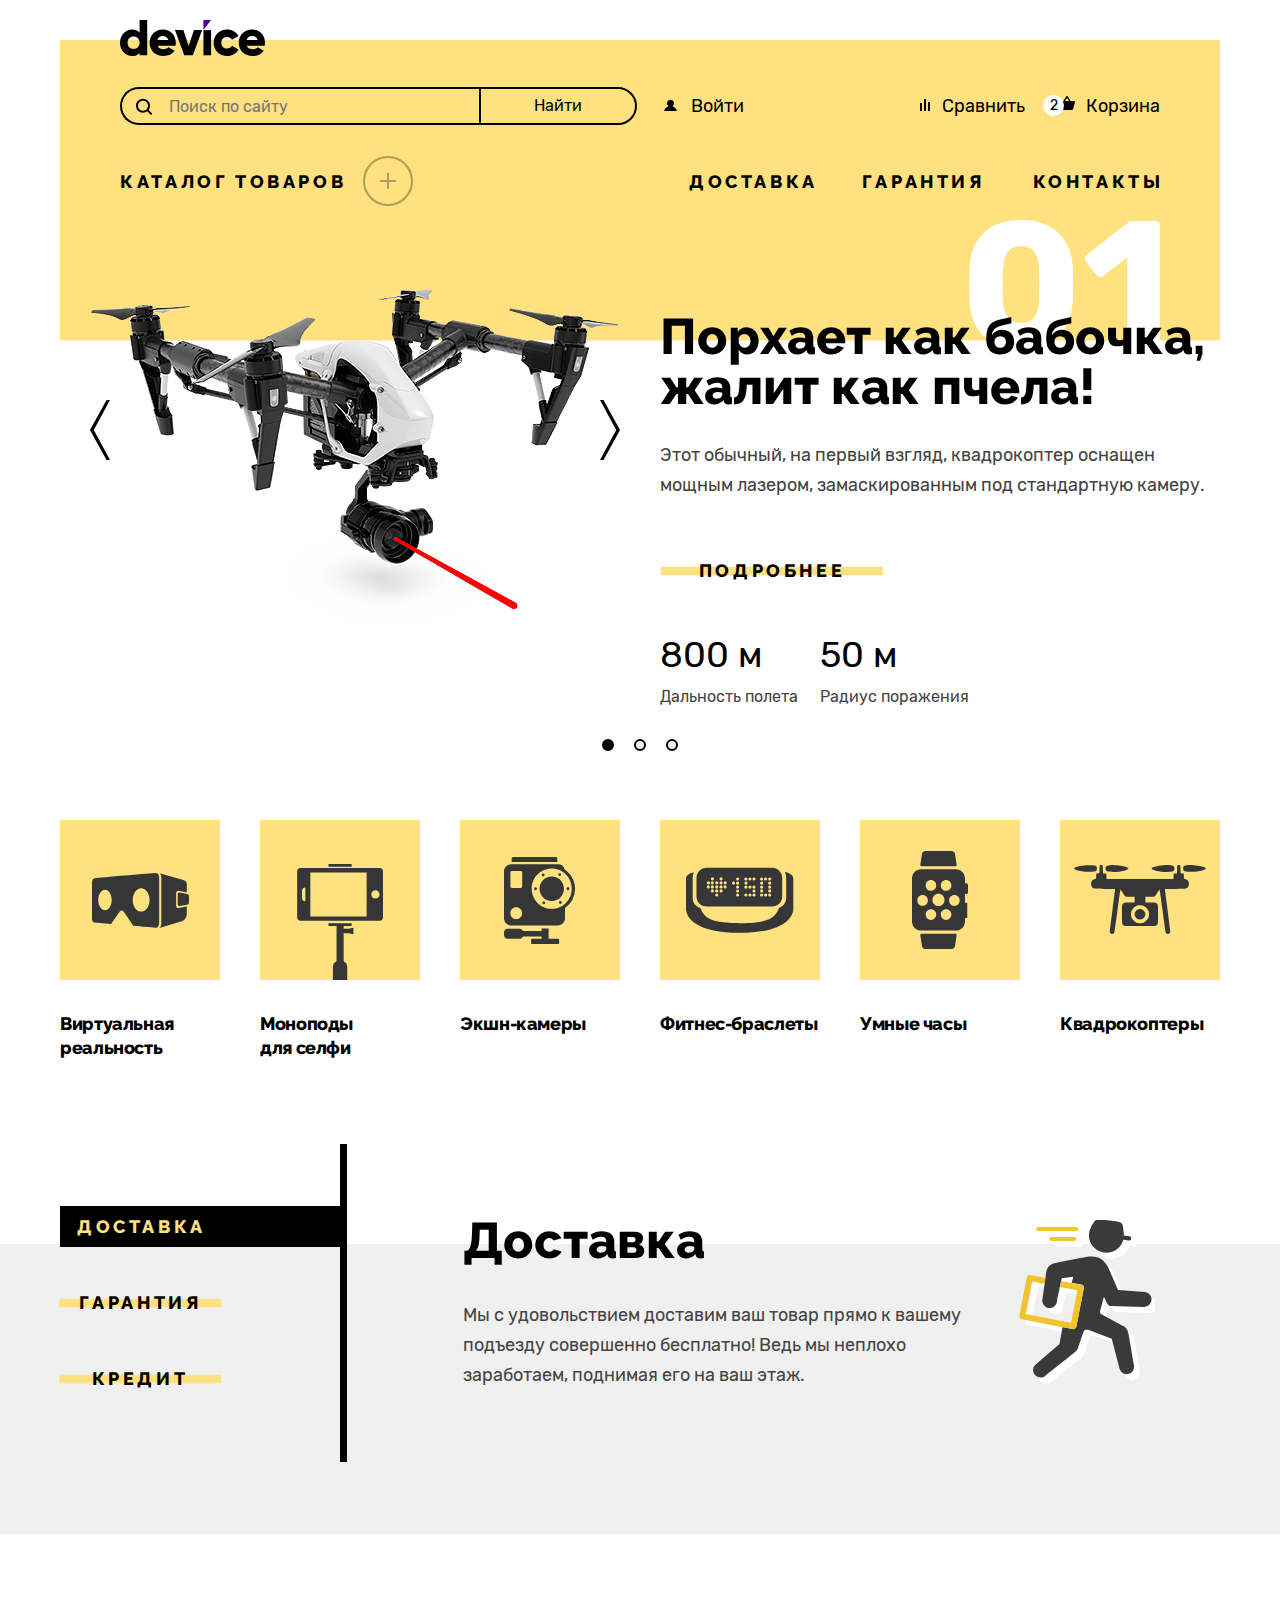
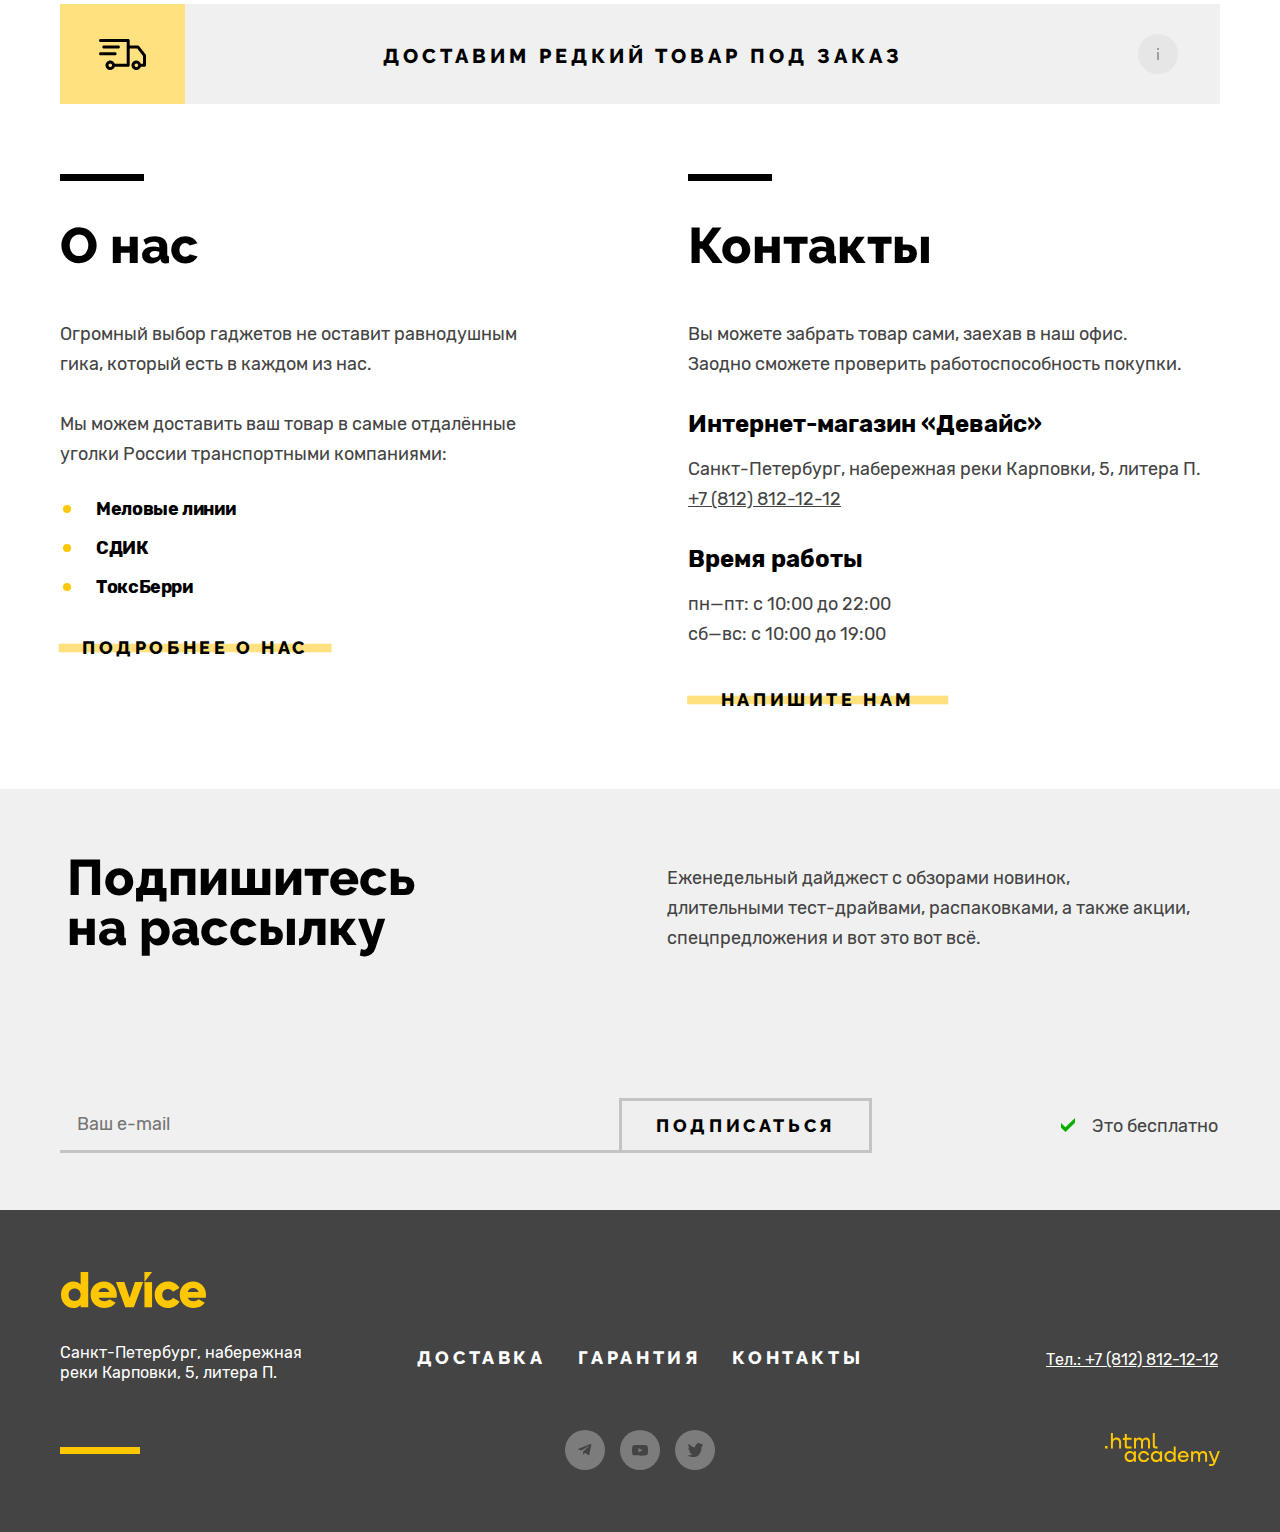
<file: index.html>
<!DOCTYPE html>
<html lang="ru">

  <head>
    <meta charset="utf-8">
    <meta name="viewport" content="width=device-width, initial-scale=1">
    <link rel="stylesheet" href="styles/styles.css">
    <title>Device - магазин электроники</title>
    <meta name="description" content="internet store of electronic equipment">
    <link rel="icon" href="favicon.ico">
    <link rel="icon" type="image/png" sizes="32x32" href="images/favicon.png">
  </head>

  <body>
    <header class="page-header container">
      <a class="navigation-link-logo" href="#">
        <span class="visually-hidden">Переход на главную страницу интернет-магазина.</span>
        <img src="./images/device-logo-head.svg" alt="Логотип интернет-магазина Девайс." width="145" height="36">
      </a>
      <div class="container-user-menu">
        <form class="search-form-navigation" action="https://echo.htmlacademy.ru/" method="get">
          <label class="label-search-of-site">
            <span class="visually-hidden">Поиск товаров по сайту.</span>
            <!-- Для проверки неактивного состояния повесить на инпут disabled -->
            <input class="search-field" type="search" name="search-of-site" placeholder="Поиск по сайту">
          </label>
          <!-- Для проверки неактивного состояния повесить disabled -->
          <button class="button-form-navigation" type="submit">Найти</button>
        </form>
        <div class="navigation-user">
          <!-- Добавить класс login ссылке "Войти", чтобы залогиниться или удалить, чтобы выйти из аккаунта -->
          <a class="navigation-link navigation-sign" href="#">Войти</a>
          <a class="navigation-link navigation-sign link-sign-up login-account" href="#">Коля Петухов</a>
          <a class="navigation-link navigation-sign-up login-account" href="#">Выйти</a>
          <a class="navigation-link navigation-compare" href="#">Сравнить</a>
          <div class="navigation-popover">
            <a class="navigation-link navigation-basket" href="#" data-counter="2">Корзина</a>
            <div class="popover">
              <ul class="product-list-popover">
                <li class="product-item-popover">
                  <a class="product-link-popover product-non-pro" href="#">
                    <span class="visually-hidden">Изображение товара: Селфи-палка.</span>
                    <img class="popover-image" src="./images/popover-image.png" alt="Селфи-палка." width="39"
                      height="43">
                    <p class="product-title-popover">Любительская селфи-палка</p>
                  </a>
                  <!-- Для проверки неактивного состояния повесить disabled -->
                  <button class="button-close" type="button">
                    <span class="visually-hidden">Закрыть.</span>
                  </button>
                </li>
                <li class="product-item-popover">
                  <a class="product-link-popover product-pro" href="#">
                    <span class="visually-hidden">Изображение товара: Селфи-палка.</span>
                    <img class="popover-image" src="./images/popover-image-pro.png" alt="Селфи-палка." width="39"
                      height="43">
                    <p class="product-title-popover">Профессиональная селфи-палка</p>
                  </a>
                  <!-- Для проверки неактивного состояния повесить disabled -->
                  <button class="button-close" type="button">
                    <span class="visually-hidden">Закрыть.</span>
                  </button>
                </li>
              </ul>
              <div class="popover-price-wrapper">
                <span class="popover-number-product">Товаров: 2</span>
                <span class="popover-price">Сумма: 2000 ₽</span>
              </div>
              <div class="button-popover-container">
                <!-- Для проверки состояния Disable убрать у ссылки href -->
                <a class="button-popover" href="#">Открыть корзину</a>
              </div>
            </div>
          </div>
        </div>
      </div>
      <nav class="navigation">
        <div class="inner-navigation">
          <!-- Для проверки неактивного состояния повесить disabled -->
          <button class="button-catalog button-wrapper" type="button">Каталог товаров
            <span class="button-element"></span>
          </button>
          <ul class="sub-catalog">
            <li class="sub-catalog-item">
              <a class="sub-catalog-link" href="#">Виртуальная
                реальность</a>
            </li>
            <li class="sub-catalog-item">
              <a class="sub-catalog-link" href="#">Фитнес-браслеты</a>
            </li>
            <li class="sub-catalog-item">
              <a class="sub-catalog-link" href="#">Квадрокоптеры</a>
            </li>
            <li class="sub-catalog-item">
              <a class="sub-catalog-link" href="catalog.html">Моноподы
                для селфи</a>
            </li>
            <li class="sub-catalog-item">
              <a class="sub-catalog-link" href="#">Умные часы</a>
            </li>
            <li class="sub-catalog-item">
              <a class="sub-catalog-link" href="#">Экшн-камеры</a>
            </li>
          </ul>
        </div>
        <ul class="navigation-list">
          <!-- Чтобы увидеть активное состояние у ссылок добавить класс button-catalog-active  -->
          <li class="navigation-item current-navigation">
            <a class="button-catalog button-navigation button-catalog-delivery" href="#">Доставка</a>
          </li>
          <li class="navigation-item current-navigation">
            <a class="button-catalog button-navigation button-catalog-guarantee" href="#">Гарантия</a>
          </li>
          <li class="navigation-item current-navigation">
            <a class="button-catalog button-navigation button-catalog-contacts" href="#">Контакты</a>
          </li>
        </ul>
      </nav>
    </header>
    <main class="main-index main-container">
      <section class="slider container">
        <h1 class="visually-hidden">Фотогалерея товаров.</h1>
        <div class="slider-wrapper">
          <ul class="slider-card-list">
            <!-- Чтобы увидеть последующие слайды добавить класс slider-card-current тегу li -->
            <li class="slider-card-item slider-card-current slider-numbers" data-counter="01">
              <div class="image-content">
                <div class="slider-image-wrapper">
                  <img class="image-slider" src="./images/copter.png" alt="Квадрокоптер." width="560" height="560">
                </div>
                <div class="slider-content">
                  <h2 class="slider-title main-content-title">Порхает как бабочка, жалит как пчела!</h2>
                  <p class="slider-description">Этот обычный, на&nbsp;первый взгляд, квадрокоптер оснащен мощным
                    лазером, замаскированным под стандартную камеру.
                  </p>
                  <a class="slider-content-link buttons-tab buttons-active-states" href="#">Подробнее</a>
                  <dl class="properties-slider-content">
                    <div class="properties-slider-container">
                      <dt class="term-slider-content">Дальность полета</dt>
                      <dd class="details-slider-content">800 м</dd>
                    </div>
                    <div class="properties-slider-container">
                      <dt class="term-slider-content">Радиус поражения</dt>
                      <dd class="details-slider-content">50 м</dd>
                    </div>
                  </dl>
                </div>
              </div>
            </li>
            <!-- Чтобы увидеть последующие слайды добавить класс slider-card-current тегу li -->
            <li class="slider-card-item slider-numbers" data-counter="02">
              <div class="image-content">
                <div class="slider-image-wrapper">
                  <img class="image-slider" src="./images/fitness-watch.png" alt="Фитнес-браслет." width="560"
                    height="560">
                </div>
                <div class="slider-content">
                  <h2 class="slider-title main-content-title">Худеем правильно!</h2>
                  <p class="slider-description">Мотивирующие фитнес-браслеты помогут найти в&nbsp;себе силы
                    не&nbsp;пропускать занятия и&nbsp;соблюдать диету.
                  </p>
                  <a class="slider-content-link buttons-tab buttons-active-states" href="#">Подробнее</a>
                  <dl class="properties-slider-content">
                    <div class="properties-slider-container">
                      <dt class="term-slider-content">Без подзарядки</dt>
                      <dd class="details-slider-content">48 часов</dd>
                    </div>
                  </dl>
                </div>
              </div>
            </li>
            <!-- Чтобы увидеть последующие слайды добавить класс slider-card-current тегу li -->
            <li class="slider-card-item slider-numbers" data-counter="03">
              <div class="image-content">
                <div class="slider-image-wrapper">
                  <img class="image-slider" src="./images/selfie.png" alt="Селфи-палка." width="560" height="560">
                </div>
                <div class="slider-content">
                  <h2 class="slider-title main-content-title">Делай селфи,<br> как Бен Стиллер!</h2>
                  <p class="slider-description">Самая длинная палка для селфи доступна в&nbsp;нашем магазине.
                    Восемь
                    (Восемь, Карл!) метров длиной и&nbsp;весом всего 5&nbsp;кг.
                  </p>
                  <a class="slider-content-link buttons-tab buttons-active-states" href="#">Подробнее</a>
                  <dl class="properties-slider-content slider-content-selfie">
                    <div class="properties-slider-container">
                      <dt class="term-slider-content">Длина палки</dt>
                      <dd class="details-slider-content">8,5 м</dd>
                    </div>
                    <div class="properties-slider-container">
                      <dt class="term-slider-content">Вес палки</dt>
                      <dd class="details-slider-content">5 кг</dd>
                    </div>
                    <div class="properties-slider-container">
                      <dt class="term-slider-content">Материал</dt>
                      <dd class="details-slider-content">Карбон</dd>
                    </div>
                  </dl>
                </div>
              </div>
            </li>
          </ul>
          <div class="slider-controls">
            <!-- Для проверки состояния неактивности добавить кнопке Disabled -->
            <button class="button-slider button-slider-prev" type="button">
              <span class="visually-hidden">Предыдущий товар.</span>
            </button>
            <!-- Для проверки состояния неактивности добавить кнопке Disabled -->
            <button class="button-slider button-slider-next" type="button">
              <span class="visually-hidden">Следующий товар.</span>
            </button>
          </div>
        </div>
        <div class="indicators-pagination">
          <!-- Для проверки состояния неактивности добавить кнопке Disabled -->
          <button class="indicators-button indicators-button-active" type="button">
            <span class="visually-hidden">Товар №1.</span>
          </button>
          <!-- Для проверки состояния неактивности добавить кнопке Disabled -->
          <button class="indicators-button" type="button">
            <span class="visually-hidden">Товар №2.</span>
          </button>
          <!-- Для проверки состояния неактивности добавить кнопке Disabled -->
          <button class="indicators-button" type="button">
            <span class="visually-hidden">Товар №3.</span>
          </button>
        </div>
      </section>
      <section class="category-catalog container">
        <div class="wrapper-catalog">
          <h3 class="visually-hidden">Список категорий каталога.</h3>
          <ul class="category-catalog-list">
            <li class="category-catalog-item">
              <a class="category-catalog-link catalog-virtual" href="catalog.html">Виртуальная реальность</a>
            </li>
            <li class="category-catalog-item">
              <a class="category-catalog-link catalog-selfie" href="catalog.html">Моноподы<br> для селфи</a>
            </li>
            <li class="category-catalog-item">
              <a class="category-catalog-link catalog-camera" href="catalog.html">Экшн-камеры</a>
            </li>
            <li class="category-catalog-item">
              <a class="category-catalog-link catalog-fitness-band" href="catalog.html">Фитнес-браслеты</a>
            </li>
            <li class="category-catalog-item">
              <a class="category-catalog-link catalog-watch" href="catalog.html">Умные часы</a>
            </li>
            <li class="category-catalog-item">
              <a class="category-catalog-link catalog-copter" href="catalog.html">Квадрокоптеры</a>
            </li>
          </ul>
        </div>
      </section>
      <section class="property-tab">
        <div class="container property-tab-wrapper">
          <h3 class="visually-hidden">Доставка, гарантия, кредит.</h3>
          <ul class="buttons-tab-list">
            <li class="buttons-tab-item">
              <!-- Для активации продробностей доставки добавить класс buttons-active-black -->
              <a class="buttons-tab order-buttons buttons-active-states delivery-current buttons-active-black"
                href="#">Доставка</a>
            </li>
            <li class="buttons-tab-item">
              <!-- Для активации продробностей гарантии добавить класс buttons-active-black -->
              <a class="buttons-tab buttons-styles buttons-active-states guarantee-current" href="#">Гарантия</a>
            </li>
            <li class="buttons-tab-item">
              <!-- Для активации продробностей кредита добавить класс buttons-active-black -->
              <a class="buttons-tab buttons-credit buttons-styles buttons-active-states" href="#">Кредит</a>
            </li>
          </ul>
          <ul class="tab-list">
            <!-- Добавить класс tab-show элементам спискам, чтобы увидеть последующие элементы -->
            <li class="tab-item tab-delivery tab-show">
              <h3 class="tab-title title-delivery">Доставка</h3>
              <p class="tab-description current-delivery">Мы&nbsp;с&nbsp;удовольствием доставим ваш товар прямо
                к&nbsp;вашему подъезду совершенно бесплатно! Ведь
                мы&nbsp;неплохо заработаем, поднимая его на&nbsp;ваш этаж.</p>
            </li>
            <!-- Добавить класс tab-show элементам спискам, чтобы увидеть последующие элементы -->
            <li class="tab-item tab-guarantee">
              <h3 class="tab-title title-guarantee">Гарантия</h3>
              <p class="tab-description current-guarantee">Если из-за возгорания купленного у&nbsp;нас товара у&nbsp;вас
                сгорит дом&nbsp;&mdash; не&nbsp;переживайте, мы&nbsp;выдадим вам новый. Товар, не&nbsp;дом,
                конечно&nbsp;же.</p>
            </li>
            <!-- Добавить класс tab-show элементам спискам, чтобы увидеть последующие элементы -->
            <li class="tab-item tab-credit">
              <h3 class="tab-title">Кредит</h3>
              <p class="tab-description current-credit">Залезть в&nbsp;долговую яму стало проще! Кредитные консультанты
                подберут для вас наиболее выгодные условия кредита. Выгодные для банка, разумеется.</p>
            </li>
          </ul>
        </div>
      </section>
      <section class="delivery-order delivery-order-wrapper container">
        <h2 class="visually-hidden">Доставка товара.</h2>
        <a class="delivery-order-link order-link-wrapper order-link-title" href="#">
          Доставим редкий товар под заказ
          <span class="order-link-icon"></span>
        </a>
      </section>
      <section class="information container">
        <div class="about-container">
          <h2 class="about-title">О нас</h2>
          <p class="about-text">Огромный выбор гаджетов не оставит равнодушным<br> гика, который есть в каждом из нас.
          </p>
          <p class="about-text">Мы можем доставить ваш товар в самые отдалённые<br> уголки России транспортными
            компаниями:
          </p>
          <ul class="about-list">
            <li class="about-item">Меловые линии</li>
            <li class="about-item">СДИК</li>
            <li class="about-item">ТоксБерри</li>
          </ul>
          <a class="about-link buttons-tab buttons-active-states" href="#">Подробнее о нас</a>
        </div>
        <div class="contacts-container">
          <div class="contacts-wrapper">
            <h2 class="contacts-title">Контакты</h2>
            <p class="contacts-text">Вы можете забрать товар сами, заехав в наш офис. <br>
              Заодно сможете проверить работоспособность покупки. </p>
          </div>
          <div class="numbers-phone-wrapper">
            <h3 class="contacts-title-store">Интернет-магазин «Девайс»</h3>
            <address class="contacts-address">Санкт-Петербург, набережная реки Карповки, 5, литера П.</address>
            <a class="number-phone-link number-states" href="tel:+78128121212">+7 (812) 812-12-12</a>
          </div>
          <div class="time-of-work-wrapper">
            <h3 class="contacts-title-time">Время работы</h3>
            <ul class="contacts-list">
              <li class="contacts-item">пн—пт: с 10:00 до 22:00</li>
              <li class="contacts-item">сб—вс: с 10:00 до 19:00</li>
            </ul>
            <a class="feedback-link buttons-tab buttons-active-states" href="#">Напишите нам</a>
          </div>
        </div>
      </section>
      <section class="subscribes">
        <div class="container subscribes-wrapper">
          <div class="container-subscribe">
            <h2 class="subscribes-title">Подпишитесь<br> на рассылку</h2>
            <p class="subscribes-text">Еженедельный дайджест с обзорами новинок,<br>
              длительными тест-драйвами, распаковками, а также акции,<br> спецпредложения и вот это вот всё.</p>
          </div>
          <div class="container-footer-form">
            <form class="subscribes-form" action="https://echo.htmlacademy.ru/" method="post">
              <label class="subscribes-label">
                <span class="visually-hidden">Ваш e-mail.</span>
                <!-- Для проверки неактивного состояния добавить инпуту disabled -->
                <input class="subscribes-input" type="email" name="inputs-mail" placeholder="Ваш e-mail">
              </label>
              <!-- Для проверки неактивного состояния добавить disabled -->
              <button class="button-subscribe" type="submit">Подписаться</button>
            </form>
            <span class="subscribes-phrase">Это бесплатно</span>
          </div>
        </div>
      </section>
    </main>
    <footer class="page-footer">
      <div class="container page-footer-wrapper">
        <a class="footer-link-logo" href="#">
          <span class="visually-hidden">Переход на главную страницу интернет-магазина Девайс.</span>
          <img src="./images/device-logo-foot.svg" alt="Логотип Девайс." width="145" height="36">
        </a>
        <div class="content-wrapper">
          <div class="logo-address-wrapper">
            <address class="footer-contacts-address">Санкт-Петербург, набережная<br> реки Карповки, 5, литера П.
            </address>
          </div>
          <div class="footer-description-device">
            <ul class="navigation-list navigation-footer">
              <li class="navigation-item">
                <a class="footer-catalog" href="#">Доставка</a>
              </li>
              <li class="navigation-item">
                <a class="footer-catalog" href="#">Гарантия</a>
              </li>
              <li class="navigation-item">
                <a class="footer-catalog" href="#">Контакты</a>
              </li>
            </ul>
            <ul class="footer-social-list">
              <li class="footer-social-item">
                <a class="footer-social-link social-telegram" href="https://t.me/htmlacademy">
                  <span class="visually-hidden">Девайс в телеграм.</span>
                </a>
              </li>
              <li class="footer-social-item">
                <a class="footer-social-link social-youtube" href="https://www.youtube.com/user/htmlacademyru">
                  <span class="visually-hidden">Девайс в ютьюб.</span>
                </a>
              </li>
              <li class="footer-social-item">
                <a class="footer-social-link social-twitter" href="https://twitter.com/htmlacademy_ru">
                  <span class="visually-hidden">Девайс в твиттер.</span>
                </a>
              </li>
            </ul>
          </div>
          <div class="phone-container">
            <a class="footer-number-phone" href="tel:+78128121212">Тел.: +7 (812) 812-12-12</a>
            <a class="link-academy" href="https://htmlacademy.ru/">
              <span class="visually-hidden">Логотип академии.</span>
              <svg class="footer-logo-academy" aria-hidden="true" focusable="false" width="115" height="33" role="img"
                viewBox="0 0 115 33" fill="none" xmlns="http://www.w3.org/2000/svg">
                <path
                  d="M0 12.9v2.6h2.5v-2.6H0ZM11.6 4.5c-1.6 0-2.8.7-3.6 1.7h-.1V0h-2v15.5h2v-5.3c0-2.1 1.3-3.6 3.3-3.6 1.8 0 2.9 1.4 2.9 3.2v5.7h2V9.4c.1-3-1.8-4.9-4.5-4.9ZM26.6 4.8h-4.8V1.1h-2v3.8h-1.9v2h1.9v6c0 1.7 1 2.7 2.7 2.7h4.1v-2h-3.7c-.7 0-1.1-.4-1.1-1.1V6.8h4.8v-2ZM41.1 4.6c-1.6 0-2.9.8-3.5 2.1h-.1c-.6-1.2-1.8-2.1-3.4-2.1-1.4 0-2.5.8-3.1 1.8h-.1V4.8H29v10.6h2V10c0-2 1-3.5 2.6-3.5 1.5 0 2.4 1 2.4 2.6v6.3h2V9.8c0-2.4 1.4-3.3 2.6-3.3 1.5 0 2.4 1 2.4 2.6v6.3h2V8.9c.1-2.5-1.4-4.3-3.9-4.3ZM47.8 12.7c0 1.7 1 2.7 2.8 2.7h2v-2h-1.7c-.7 0-1.1-.4-1.1-1.1V0h-2v12.7ZM28.9 19.7c-.9-1.1-2.2-1.8-3.9-1.8-3.1 0-5.4 2.3-5.4 5.6s2.3 5.6 5.4 5.6c1.8 0 3-.8 3.8-1.9h.1v1.6h2V18.2h-2v1.5Zm-3.6 7.4c-2.2 0-3.6-1.6-3.6-3.6s1.4-3.6 3.6-3.6 3.6 1.6 3.6 3.6c0 1.9-1.4 3.6-3.6 3.6ZM44.2 22c-.5-2.4-2.6-4.1-5.4-4.1-3.4 0-5.6 2.5-5.6 5.6 0 3.1 2.2 5.6 5.6 5.6 2.8 0 4.9-1.8 5.4-4.2h-2.1c-.4 1.3-1.7 2.3-3.3 2.3-2.2 0-3.6-1.6-3.6-3.6s1.4-3.6 3.6-3.6c1.6 0 2.8 1 3.3 2.2h2.1V22ZM55.1 19.7c-.9-1.1-2.2-1.8-3.9-1.8-3.1 0-5.4 2.3-5.4 5.6s2.3 5.6 5.4 5.6c1.8 0 3-.8 3.8-1.9h.1v1.6h2V18.2h-2v1.5Zm-3.6 7.4c-2.2 0-3.6-1.6-3.6-3.6s1.4-3.6 3.6-3.6 3.6 1.6 3.6 3.6c0 1.9-1.5 3.6-3.6 3.6ZM68.7 19.8c-.9-1.1-2.2-1.9-3.9-1.9-3.1 0-5.4 2.3-5.4 5.6s2.2 5.6 5.4 5.6c1.7 0 3-.8 3.8-1.8h.1v1.5h2V13.4h-2v6.4Zm-3.6 7.3c-2.2 0-3.6-1.6-3.6-3.6s1.4-3.6 3.6-3.6 3.6 1.6 3.6 3.6c-.1 2-1.5 3.6-3.6 3.6ZM78.3 17.9c-3.3 0-5.5 2.5-5.5 5.6 0 3 2.1 5.6 5.5 5.6 2.5 0 4.5-1.3 5.2-3.6h-2.1c-.5 1-1.6 1.6-3 1.6-1.9 0-3.3-1.3-3.4-2.9h8.8c.2-3.6-2-6.3-5.5-6.3Zm0 1.9c1.7 0 3 1 3.3 2.6h-6.5c.3-1.5 1.5-2.6 3.2-2.6ZM98.2 17.9c-1.6 0-2.9.8-3.6 2h-.1c-.6-1.2-1.8-2-3.4-2-1.4 0-2.5.7-3.1 1.8v-1.5h-1.9v10.6h2v-5.4c0-2 1-3.4 2.6-3.5 1.5 0 2.4 1 2.4 2.6v6.3h2v-5.6c0-2.4 1.4-3.3 2.6-3.3 1.5 0 2.4 1 2.4 2.6v6.3h2v-6.5c.1-2.6-1.4-4.4-3.9-4.4ZM109.4 27l-3.6-8.9h-2.2l4.8 11.6c-.3.9-.7 1.2-1.7 1.2h-2.5v2h2.5c1.8 0 2.8-.8 3.5-2.6l4.7-12.2h-2.1l-3.4 8.9Z"
                  fill="#FFC700" />
              </svg>
            </a>
          </div>
        </div>
      </div>
    </footer>
    <!-- Для просмотра модального окна удалить класс modal-close-state -->
    <div class="modal modal-close-state">
      <div class="modal-overlay"></div>
      <div class="modal-content">
        <div class="modal-inner">
          <h2 class="modal-title main-content-title">Доставка под заказ</h2>
          <!-- Добавить disabled для проверки неактивного состояния -->
          <button class="modal-close" type="button">
            <span class="visually-hidden">Закрыть.</span>
          </button>
          <form class="modal-form" action="https://echo.htmlacademy.ru/" method="post">
            <div class="modal-id">
              <div class="modal-name-wrapper">
                <label class="modal-name">
                  <span class="title-modal title-states">Ваше имя:</span>
                  <!-- Добавить инпуту класс modal-states-error для реализации ошибки -->
                  <!-- Добавить инпуту disabled для проверки неактивного состояния -->
                  <input class="modal-input-name modal-states" type="text" name="input-modal-name"
                    placeholder="Введите имя" required>
                </label>
              </div>
              <div class="modal-mail-wrapper">
                <label class="modal-mail">
                  <span class="title-modal title-states">Ваш e-mail:</span>
                  <!-- Добавить инпуту класс modal-states-error для реализации ошибки -->
                  <!-- Добавить инпуту disabled для проверки состояния -->
                  <input class="modal-input-mail modal-states" type="email" name="input-modal-mail"
                    placeholder="Введите ваш e-mail" required>
                </label>
                <!-- Добавить класс modal-states-error для реализации ошибки -->
                <span class="funny-word">Забавный у вас адрес</span>
              </div>
            </div>
            <div class="modal-numbers-persons">
              <div class="modal-free-wrapper">
                <label class="modal-free">
                  <span class="title-modal title-states">Что нужно привезти:</span>
                  <!-- Добавить disabled для проверки состояния -->
                  <textarea class="modal-input-free modal-states" name="text-area-form" placeholder="В свободной форме"
                    rows="1" required></textarea>
                </label>
              </div>
              <div class="modal-persons-wrapper">
                <label class="modal-persons title-modal" for="input-modal-numbers">Количество:</label>
                <span class="tooltip">
                  <!-- Для проверки неактивного состояния добавить кнопке disabled -->
                  <button class="tooltip-toggle" type="button" aria-labelledby="tooltip-label-date">
                    <img class="modal-icon-tooltip" src="./images/modal-icon-i.svg" alt="логотип тултип." width="2"
                      height="12">
                  </button>
                  <span class="tooltip-text" role="tooltip" id="tooltip-label-date">Постараемся найти, сколько нужно.
                    Привезём сколько получится по требованиям к&nbsp;провозу багажа.</span>
                </span>
                <!-- Для ошибки повесить класс inputs-error на div.inputs-buttons -->
                <div class="inputs-buttons">
                  <!-- Для проверки неактивного состояния добавить кнопке disabled -->
                  <button class="buttons-numbers button-input-down" type="button">
                    <span class="visually-hidden">Уменьшить количество товара.</span>
                  </button>
                  <!-- Добавить инпуту disabled для проверки состояния -->
                  <input class="modal-input-persons modal-states" type="number" name="input-modal-numbers"
                    id="input-modal-numbers" value="1" min="1" max="20" aria-label="Введите количество товара.">
                  <!-- Для проверки неактивного состояния добавить кнопке disabled -->
                  <button class="buttons-numbers button-input-up" type="button">
                    <span class="visually-hidden">Увеличить количество товара.</span>
                  </button>
                </div>
              </div>
            </div>
            <!-- Для проверки неактивного состояния добавить кнопке disabled -->
            <button class="button-send buttons-tab buttons-active-states" type="submit">Отправить</button>
          </form>
        </div>
      </div>
    </div>

  </body>

</html>
</file>
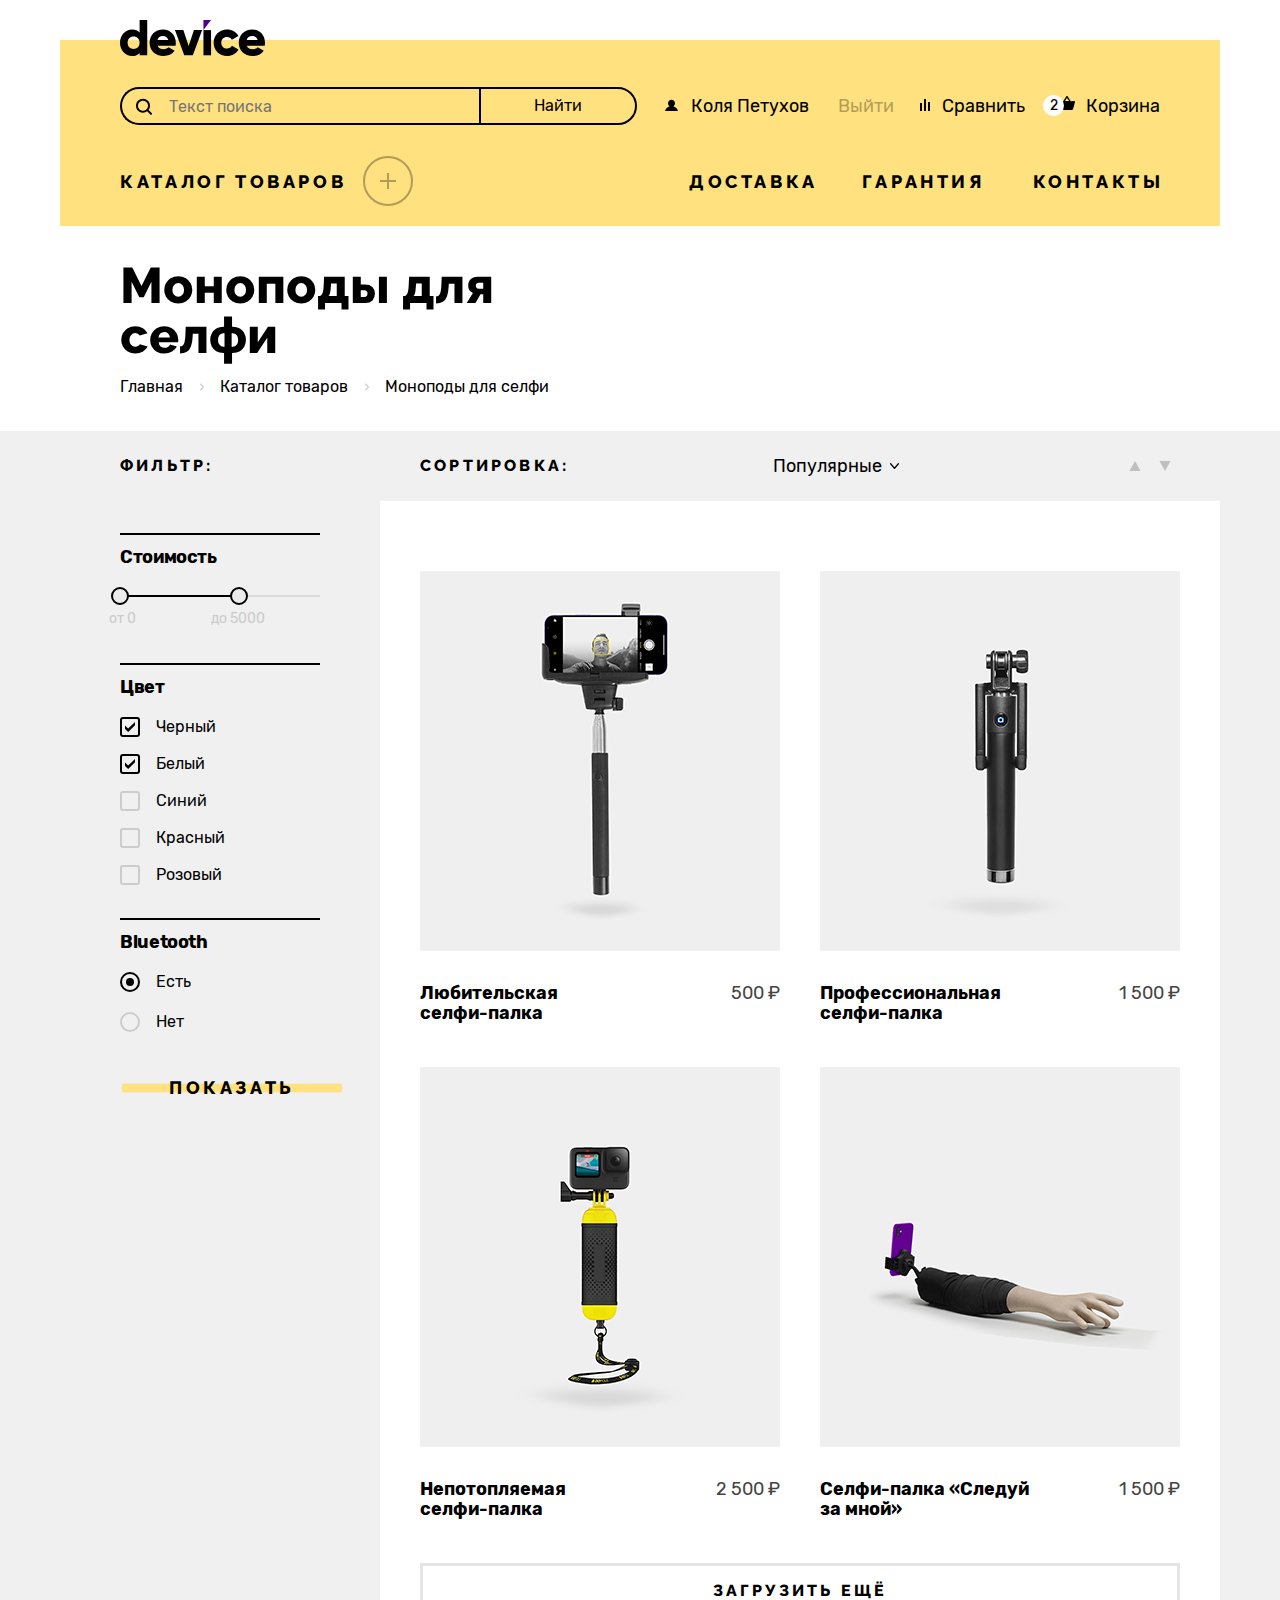
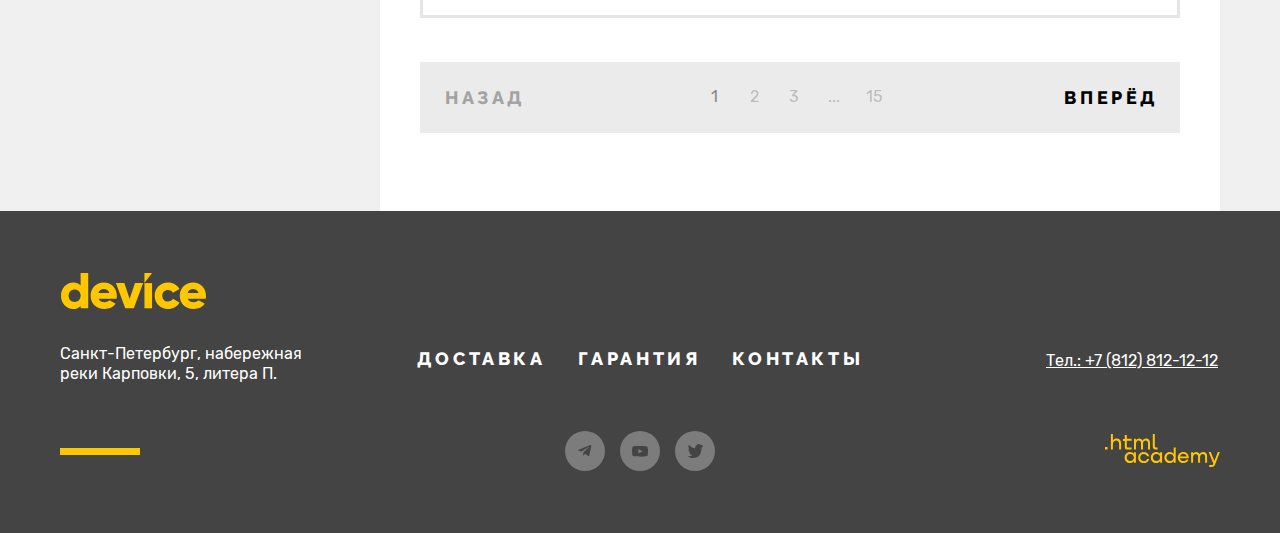
<file: catalog.html>
<!DOCTYPE html>
<html lang="ru">

  <head>
    <meta charset="utf-8">
    <meta name="viewport" content="width=device-width, initial-scale=1">
    <link rel="stylesheet" href="styles/styles.css">
    <title>Device - магазин электроники</title>
    <meta name="description" content="internet store of electronic equipment">
    <link rel="icon" href="favicon.ico">
    <link rel="icon" type="image/png" sizes="32x32" href="images/favicon.png">
  </head>

  <body>
    <header class="page-header container page-header-catalog">
      <a class="navigation-link-logo" href="index.html">
        <span class="visually-hidden">Переход на главную страницу интернет-магазина.</span>
        <img src="./images/device-logo-head.svg" alt="Логотип интернет-магазина Девайс." width="145" height="36">
      </a>
      <div class="container-user-menu">
        <form class="search-form-navigation" action="https://echo.htmlacademy.ru/" method="get">
          <label class="label-search-of-site">
            <span class="visually-hidden">Поиск товаров по сайту.</span>
            <!-- Для проверки неактивного состояния повесить на инпут disabled -->
            <input class="search-field" type="search" name="search-of-site" placeholder="Текст поиска">
          </label>
          <!-- Для проверки неактивного состояния повесить disabled -->
          <button class="button-form-navigation" type="submit">Найти</button>
        </form>
        <div class="navigation-user">
          <!-- Добавить класс login ссылке "Войти", чтобы залогиниться или удалить, чтобы выйти из аккаунта -->
          <a class="navigation-link navigation-sign login" href="#">Войти</a>
          <a class="navigation-link navigation-sign link-sign-up login-account" href="#">Коля Петухов</a>
          <a class="navigation-link navigation-sign-up login-account" href="#">Выйти</a>
          <a class="navigation-link navigation-compare" href="#">Сравнить</a>
          <div class="navigation-popover">
            <a class="navigation-link navigation-basket" href="#" data-counter="2">Корзина</a>
            <div class="popover">
              <ul class="product-list-popover">
                <li class="product-item-popover">
                  <a class="product-link-popover product-non-pro" href="#">
                    <span class="visually-hidden">Изображение товара: Селфи-палка.</span>
                    <img class="popover-image" src="./images/popover-image.png" alt="Селфи-палка." width="39"
                      height="43">
                    <p class="product-title-popover">Любительская селфи-палка</p>
                  </a>
                  <!-- Для проверки неактивного состояния повесить disabled -->
                  <button class="button-close" type="button">
                    <span class="visually-hidden">Закрыть.</span>
                  </button>
                </li>
                <li class="product-item-popover">
                  <a class="product-link-popover product-pro" href="#">
                    <span class="visually-hidden">Изображение товара: Селфи-палка.</span>
                    <img class="popover-image" src="./images/popover-image-pro.png" alt="Селфи-палка." width="39"
                      height="43">
                    <p class="product-title-popover">Профессиональная селфи-палка</p>
                  </a>
                  <!-- Для проверки неактивного состояния повесить disabled -->
                  <button class="button-close" type="button">
                    <span class="visually-hidden">Закрыть.</span>
                  </button>
                </li>
              </ul>
              <div class="popover-price-wrapper">
                <span class="popover-number-product">Товаров: 2</span>
                <span class="popover-price">Сумма: 2000 ₽</span>
              </div>
              <div class="button-popover-container">
                <!-- Для проверки состояния Disable убрать у ссылки href -->
                <a class="button-popover" href="#">Открыть корзину</a>
              </div>
            </div>
          </div>
        </div>
      </div>
      <nav class="navigation">
        <div class="inner-navigation">
          <!-- Для проверки неактивного состояния повесить disabled -->
          <button class="button-catalog button-wrapper" type="button">Каталог товаров
            <span class="button-element"></span>
          </button>
          <ul class="sub-catalog">
            <li class="sub-catalog-item">
              <a class="sub-catalog-link" href="#">Виртуальная
                реальность</a>
            </li>
            <li class="sub-catalog-item">
              <a class="sub-catalog-link" href="#">Фитнес-браслеты</a>
            </li>
            <li class="sub-catalog-item">
              <a class="sub-catalog-link" href="#">Квадрокоптеры</a>
            </li>
            <li class="sub-catalog-item">
              <!-- Для активного состояния добавить класс catalog-active -->
              <a class="sub-catalog-link" href="#">Моноподы
                для селфи</a>
            </li>
            <li class="sub-catalog-item">
              <a class="sub-catalog-link" href="#">Умные часы</a>
            </li>
            <li class="sub-catalog-item">
              <a class="sub-catalog-link" href="#">Экшн-камеры</a>
            </li>
          </ul>
        </div>
        <ul class="navigation-list">
          <!-- Чтобы увидеть активное состояние у ссылок добавить класс button-catalog-active  -->
          <li class="navigation-item current-navigation">
            <a class="button-catalog button-navigation button-catalog-delivery" href="#">Доставка</a>
          </li>
          <li class="navigation-item current-navigation">
            <a class="button-catalog button-navigation button-catalog-guarantee" href="#">Гарантия</a>
          </li>
          <li class="navigation-item current-navigation">
            <a class="button-catalog button-navigation button-catalog-contacts" href="#">Контакты</a>
          </li>
        </ul>
      </nav>
    </header>
    <main class="main-catalog">
      <div class="catalog-header container">
        <header class="header-inner">
          <h1 class="catalog-title-inner">Моноподы для селфи</h1>
          <ul class="breadcrumbs-list">
            <li class="breadcrumbs-item">
              <a class="breadcrumbs-link breadcrumbs-link-states" href="index.html">Главная</a>
            </li>
            <li class="breadcrumbs-item">
              <a class="breadcrumbs-link breadcrumbs-link-states" href="#">Каталог товаров</a>
            </li>
            <li class="breadcrumbs-item">
              <a class="breadcrumbs-link">Моноподы для селфи</a>
            </li>
          </ul>
        </header>
      </div>
      <div class="content-wrapper-background">
        <div class="content-container container">
          <div class="filter-container">
            <h2 class="filter-container-title">Фильтр:</h2>
            <form class="form-catalog" action="https://echo.htmlacademy.ru/" method="post">
              <fieldset class="catalog-filter catalog-filter-slider">
                <legend class="catalog-filter-title title-price">Стоимость</legend>
                <div class="range">
                  <div class="range-scale">
                    <div class="range-bar">
                      <!-- Для проверки неактивного состояния повесить disabled -->
                      <button class="range-toggle toggle-min" type="button">
                        <span class="visually-hidden">Изменить минимальную цену.</span>
                      </button>
                      <!-- Для проверки неактивного состояния повесить disabled -->
                      <button class="range-toggle toggle-max" type="button">
                        <span class="visually-hidden">Изменить максимальную цену.</span>
                      </button>
                    </div>
                  </div>
                  <div class="range-wrapper-inputs">
                    <label class="catalog-filter-label filter-label-left">
                      <span class="visually-hidden">Ползунок минимальной стоимости.</span>
                      <input class="range-input" type="text" placeholder="от 0" name="min-price">
                    </label>
                    <label class="catalog-filter-label filter-label-right">
                      <span class="visually-hidden">Ползунок максимальной стоимости.</span>
                      <input class="range-input range-input-before" type="text" placeholder="до 5000" name="max-price">
                    </label>
                  </div>
                </div>
              </fieldset>
              <fieldset class="catalog-filter catalog-filter-colors">
                <legend class="catalog-filter-title title-color">Цвет</legend>
                <ul class="catalog-filter-list">
                  <li class="catalog-filter-item">
                    <!-- Для неактивного состояния повесить на label класс control-disabled -->
                    <label class="control">
                      <span class="visually-hidden">Черный цвет.</span>
                      <input class="visually-hidden catalog-filter-input" type="checkbox" name="color" value="black"
                        checked>
                      <span class="control-mark"></span>
                      <span class="control-label">Черный</span>
                    </label>
                  </li>
                  <li class="catalog-filter-item">
                    <!-- Для неактивного состояния повесить на label класс control-disabled -->
                    <label class="control">
                      <span class="visually-hidden">Белый цвет.</span>
                      <input class="visually-hidden catalog-filter-input" type="checkbox" name="color" value="white"
                        checked>
                      <span class="control-mark"></span>
                      <span class="control-label">Белый</span>
                    </label>
                  </li>
                  <li class="catalog-filter-item">
                    <!-- Для неактивного состояния повесить на label класс control-disabled -->
                    <label class="control">
                      <span class="visually-hidden">Синий цвет.</span>
                      <input class="visually-hidden catalog-filter-input" type="checkbox" name="color" value="blue">
                      <span class="control-mark"></span>
                      <span class="control-label">Синий</span>
                    </label>
                  </li>
                  <li class="catalog-filter-item">
                    <!-- Для неактивного состояния повесить на label класс control-disabled -->
                    <label class="control">
                      <span class="visually-hidden">Красный цвет.</span>
                      <input class="visually-hidden catalog-filter-input" type="checkbox" name="color" value="red">
                      <span class="control-mark"></span>
                      <span class="control-label">Красный</span>
                    </label>
                  </li>
                  <li class="catalog-filter-item">
                    <!-- Для неактивного состояния повесить на label класс control-disabled -->
                    <label class="control">
                      <span class="visually-hidden">Розовый цвет.</span>
                      <input class="visually-hidden catalog-filter-input" type="checkbox" name="color" value="pink">
                      <span class="control-mark"></span>
                      <span class="control-label">Розовый</span>
                    </label>
                  </li>
                </ul>
              </fieldset>
              <fieldset class="catalog-filter catalog-filter-bluetooth">
                <legend class="catalog-filter-title title-bluetooth">Bluetooth</legend>
                <ul class="catalog-filter-list">
                  <li class="catalog-filter-item bluetooth-item">
                    <!-- Для неактивного состояния повесить на label класс control-disabled -->
                    <label class="control control-label-radio-filter">
                      <span class="visually-hidden"> Есть Bluetooth функция.</span>
                      <input class="visually-hidden control-input" type="radio" name="Bluetooth" value="on" checked>
                      <span class="control-radio"></span>
                      <span class="control-radio-label">Есть</span>
                    </label>
                  </li>
                  <li class="catalog-filter-item bluetooth-item">
                    <!-- Для неактивного состояния повесить на label класс control-disabled -->
                    <label class="control control-label-radio-filter">
                      <span class="visually-hidden">Нет Bluetooth функции.</span>
                      <input class="visually-hidden control-input" type="radio" name="Bluetooth" value="off">
                      <span class="control-radio"></span>
                      <span class="control-radio-label">Нет</span>
                    </label>
                  </li>
                </ul>
              </fieldset>
              <!-- Для неактивного состояния добавить disabled -->
              <button class="buttons-tab button-filter-show buttons-active-states" type="submit">Показать</button>
            </form>
          </div>
          <div class="product-and-sorting">
            <div class="sorting-container">
              <h2 class="sorting-title">Сортировка:</h2>
              <!-- Для неактивного состояния добавить disabled -->
              <div class="select-wrapper">
                <select class="sorting-filter">
                  <option value="popular">Популярные</option>
                  <option value="expensive">Дорогие</option>
                  <option value="expensive">Дешевые</option>
                </select>
              </div>
              <div class="buttons-view">
                <a class="button-view button-view-up" href="#">
                  <span class="visually-hidden">Показать по возрастанию.</span>
                </a>
                <a class="button-view button-view-up button-rotate" href="#">
                  <span class="visually-hidden">Показать по убыванию.</span>
                </a>
              </div>
            </div>
            <div class="product-card">
              <ul class="product-list">
                <li class="product-item">
                  <!-- Повесить класс new на ссылку product-link для добавления логотипа  -->
                  <a class="product-link" href="#">
                    <div class="product-image-wrapper">
                      <span class="visually-hidden">Изображение товара: Селфи-палка.</span>
                      <img class="product-image" src="./images/selfie-product.jpg" alt="Селфи-палка." width="360"
                        height="380">
                    </div>
                    <span class="cart-link">Подробнее</span>
                    <div class="product-link-wrapper">
                      <h3 class="product-title">Любительская<br> селфи-палка</h3>
                      <span class="product-price">500 ₽</span>
                    </div>
                  </a>
                </li>
                <li class="product-item">
                  <a class="product-link" href="#">
                    <div class="product-image-wrapper">
                      <span class="visually-hidden">Изображение товара: Селфи-палка.</span>
                      <img class="product-image" src="./images/selfie-product-pro.jpg" alt="Селфи-палка." width="360"
                        height="380">
                    </div>
                    <span class="cart-link">Подробнее</span>
                    <div class="product-link-wrapper">
                      <h3 class="product-title">Профессиональная<br> селфи-палка</h3>
                      <span class="product-price">1&nbsp;500 ₽</span>
                    </div>
                  </a>
                </li>
                <li class="product-item">
                  <a class="product-link" href="#">
                    <div class="product-image-wrapper">
                      <span class="visually-hidden">Изображение товара: Селфи-палка.</span>
                      <img class="product-image" src="./images/selfie-product-ip.jpg" alt="Селфи-палка." width="360"
                        height="380">
                    </div>
                    <span class="cart-link">Подробнее</span>
                    <div class="product-link-wrapper">
                      <h3 class="product-title">Непотопляемая<br> селфи-палка</h3>
                      <span class="product-price">2&nbsp;500 ₽</span>
                    </div>
                  </a>
                </li>
                <li class="product-item">
                  <a class="product-link" href="#">
                    <div class="product-image-wrapper">
                      <span class="visually-hidden">Изображение товара: Селфи-палка.</span>
                      <img class="product-image" src="./images/selfie-product-follow-me.jpg" alt="Селфи-палка."
                        width="360" height="380">
                    </div>
                    <span class="cart-link">Подробнее</span>
                    <div class="product-link-wrapper">
                      <h3 class="product-title">Селфи-палка &laquo;Следуй за&nbsp;мной&raquo;</h3>
                      <span class="product-price">1&nbsp;500 ₽</span>
                    </div>
                  </a>
                </li>
              </ul>
              <!-- Добавить кнопке disabled чтобы увидеть неактивное состояние -->
              <button class="button-product-loading" type="button">Загрузить ещё</button>
              <div class="pagination-wrapper">
                <div class="buttons-pagination-preview">
                  <!-- Убрать у сслыки href для неактивного состояния .buttons-pagination:not([href]) -->
                  <a class="buttons-pagination pagination-preview">Назад</a>
                </div>
                <ul class="pagination-list">
                  <li class="pagination-item">
                    <!-- Убрать у сслыки href для неактивного состояния .pagination-link:not([href]) -->
                    <a class="pagination-link">1</a>
                  </li>
                  <li class="pagination-item">
                    <a class="pagination-link pagination-link-states" href="#">2</a>
                  </li>
                  <li class="pagination-item">
                    <a class="pagination-link pagination-link-states" href="#">3</a>
                  </li>
                  <li class="pagination-item">
                    <span class="pagination-doted">...</span>
                  </li>
                  <li class="pagination-item">
                    <a class="pagination-link pagination-link-states" href="#">15</a>
                  </li>
                </ul>
                <div class="buttons-pagination-next">
                  <a class="buttons-pagination pagination-next" href="#">Вперёд</a>
                </div>
              </div>
            </div>
          </div>
        </div>
      </div>
    </main>
    <footer class="page-footer">
      <div class="container page-footer-wrapper">
        <a class="footer-link-logo" href="#">
          <span class="visually-hidden">Переход на главную страницу интернет-магазина.</span>
          <img src="./images/device-logo-foot.svg" alt="Логотип Девайс." width="145" height="36">
        </a>
        <div class="content-wrapper">
          <div class="logo-address-wrapper">
            <address class="footer-contacts-address">Санкт-Петербург, набережная<br> реки Карповки, 5, литера П.
            </address>
          </div>
          <div class="footer-description-device">
            <ul class="navigation-list navigation-footer">
              <li class="navigation-item">
                <a class="footer-catalog" href="#">Доставка</a>
              </li>
              <li class="navigation-item">
                <a class="footer-catalog" href="#">Гарантия</a>
              </li>
              <li class="navigation-item">
                <a class="footer-catalog" href="#">Контакты</a>
              </li>
            </ul>
            <ul class="footer-social-list">
              <li class="footer-social-item">
                <a class="footer-social-link social-telegram" href="https://t.me/htmlacademy">
                  <span class="visually-hidden">Девайс в телеграм.</span>
                </a>
              </li>
              <li class="footer-social-item">
                <a class="footer-social-link social-youtube" href="https://www.youtube.com/user/htmlacademyru">
                  <span class="visually-hidden">Девайс в ютьюб.</span>
                </a>
              </li>
              <li class="footer-social-item">
                <a class="footer-social-link social-twitter" href="https://twitter.com/htmlacademy_ru">
                  <span class="visually-hidden">Девайс в твиттер.</span>
                </a>
              </li>
            </ul>
          </div>
          <div class="phone-container">
            <a class="footer-number-phone" href="tel:+78128121212">Тел.: +7 (812) 812-12-12</a>
            <a class="link-academy" href="https://htmlacademy.ru/">
              <span class="visually-hidden">Логотип академии.</span>
              <svg class="footer-logo-academy" aria-hidden="true" focusable="false" width="115" height="33" role="img"
                viewBox="0 0 115 33" fill="none" xmlns="http://www.w3.org/2000/svg">
                <path
                  d="M0 12.9v2.6h2.5v-2.6H0ZM11.6 4.5c-1.6 0-2.8.7-3.6 1.7h-.1V0h-2v15.5h2v-5.3c0-2.1 1.3-3.6 3.3-3.6 1.8 0 2.9 1.4 2.9 3.2v5.7h2V9.4c.1-3-1.8-4.9-4.5-4.9ZM26.6 4.8h-4.8V1.1h-2v3.8h-1.9v2h1.9v6c0 1.7 1 2.7 2.7 2.7h4.1v-2h-3.7c-.7 0-1.1-.4-1.1-1.1V6.8h4.8v-2ZM41.1 4.6c-1.6 0-2.9.8-3.5 2.1h-.1c-.6-1.2-1.8-2.1-3.4-2.1-1.4 0-2.5.8-3.1 1.8h-.1V4.8H29v10.6h2V10c0-2 1-3.5 2.6-3.5 1.5 0 2.4 1 2.4 2.6v6.3h2V9.8c0-2.4 1.4-3.3 2.6-3.3 1.5 0 2.4 1 2.4 2.6v6.3h2V8.9c.1-2.5-1.4-4.3-3.9-4.3ZM47.8 12.7c0 1.7 1 2.7 2.8 2.7h2v-2h-1.7c-.7 0-1.1-.4-1.1-1.1V0h-2v12.7ZM28.9 19.7c-.9-1.1-2.2-1.8-3.9-1.8-3.1 0-5.4 2.3-5.4 5.6s2.3 5.6 5.4 5.6c1.8 0 3-.8 3.8-1.9h.1v1.6h2V18.2h-2v1.5Zm-3.6 7.4c-2.2 0-3.6-1.6-3.6-3.6s1.4-3.6 3.6-3.6 3.6 1.6 3.6 3.6c0 1.9-1.4 3.6-3.6 3.6ZM44.2 22c-.5-2.4-2.6-4.1-5.4-4.1-3.4 0-5.6 2.5-5.6 5.6 0 3.1 2.2 5.6 5.6 5.6 2.8 0 4.9-1.8 5.4-4.2h-2.1c-.4 1.3-1.7 2.3-3.3 2.3-2.2 0-3.6-1.6-3.6-3.6s1.4-3.6 3.6-3.6c1.6 0 2.8 1 3.3 2.2h2.1V22ZM55.1 19.7c-.9-1.1-2.2-1.8-3.9-1.8-3.1 0-5.4 2.3-5.4 5.6s2.3 5.6 5.4 5.6c1.8 0 3-.8 3.8-1.9h.1v1.6h2V18.2h-2v1.5Zm-3.6 7.4c-2.2 0-3.6-1.6-3.6-3.6s1.4-3.6 3.6-3.6 3.6 1.6 3.6 3.6c0 1.9-1.5 3.6-3.6 3.6ZM68.7 19.8c-.9-1.1-2.2-1.9-3.9-1.9-3.1 0-5.4 2.3-5.4 5.6s2.2 5.6 5.4 5.6c1.7 0 3-.8 3.8-1.8h.1v1.5h2V13.4h-2v6.4Zm-3.6 7.3c-2.2 0-3.6-1.6-3.6-3.6s1.4-3.6 3.6-3.6 3.6 1.6 3.6 3.6c-.1 2-1.5 3.6-3.6 3.6ZM78.3 17.9c-3.3 0-5.5 2.5-5.5 5.6 0 3 2.1 5.6 5.5 5.6 2.5 0 4.5-1.3 5.2-3.6h-2.1c-.5 1-1.6 1.6-3 1.6-1.9 0-3.3-1.3-3.4-2.9h8.8c.2-3.6-2-6.3-5.5-6.3Zm0 1.9c1.7 0 3 1 3.3 2.6h-6.5c.3-1.5 1.5-2.6 3.2-2.6ZM98.2 17.9c-1.6 0-2.9.8-3.6 2h-.1c-.6-1.2-1.8-2-3.4-2-1.4 0-2.5.7-3.1 1.8v-1.5h-1.9v10.6h2v-5.4c0-2 1-3.4 2.6-3.5 1.5 0 2.4 1 2.4 2.6v6.3h2v-5.6c0-2.4 1.4-3.3 2.6-3.3 1.5 0 2.4 1 2.4 2.6v6.3h2v-6.5c.1-2.6-1.4-4.4-3.9-4.4ZM109.4 27l-3.6-8.9h-2.2l4.8 11.6c-.3.9-.7 1.2-1.7 1.2h-2.5v2h2.5c1.8 0 2.8-.8 3.5-2.6l4.7-12.2h-2.1l-3.4 8.9Z"
                  fill="#FFC700" />
              </svg>
            </a>
          </div>
        </div>
      </div>
    </footer>
  </body>

</html>
</file>
<file: styles/styles.css>
@font-face {
  font-family: "Rubik";
  font-style: normal;
  font-weight: 400;
  src: url("../fonts/rubik/rubik-400.woff2") format("woff2");
  font-display: swap;
}

@font-face {
  font-family: "Rubik";
  font-style: normal;
  font-weight: 700;
  src: url("../fonts/rubik/rubik-700.woff2") format("woff2");
  font-display: swap;
}

@font-face {
  font-family: "Raleway";
  font-style: normal;
  font-weight: 800;
  src: url("../fonts/raleway/raleway-800.woff2") format("woff2");
  font-display: swap;
}

*,
*::after,
*::before {
  box-sizing: border-box;
}

html {
  height: 100%;
}

.visually-hidden {
  position: absolute;
  width: 1px;
  height: 1px;
  margin: -1px;
  padding: 0;
  border: 0;
  clip: rect(0 0 0 0);
  overflow: hidden;
}

body {
  font-family: "Rubik", sans-serif;
  font-weight: 400;
  font-size: 18px;
  line-height: 30px;
  color: #000000;
  background-color: #ffffff;
  display: flex;
  flex-direction: column;
  min-height: 100%;
  margin: 0;
  min-width: fit-content;
}

.container {
  width: 100%;
  max-width: 1160px;
  margin: 0 auto;
}

.content-wrapper-background {
  background-color: #f0f0f0;
}

/* header */

.page-header {
  padding: 20px 60px 34px 60px;
  background: linear-gradient(transparent 40px, #ffe17f 40px);
  position: relative;
}

.page-header-catalog {
  padding: 20px 60px 8px 60px;
}

.container-user-menu {
  display: grid;
  grid-template-columns: 1fr 1fr;
  margin-bottom: 20px;
}

.navigation-user {
  display: flex;
  padding: 4px 0 5px 22px;
  align-self: start;
  flex-wrap: wrap;
}

.navigation-sign {
  width: 86px;
  position: relative;
  padding: 0 0 0 29px;
  margin-right: auto;
}

.navigation-sign::before {
  content: "";
  position: absolute;
  background-image: url("../images/login-icon.svg");
  background-repeat: no-repeat;
  left: calc(100% - 98%);
  width: 13px;
  height: 12px;
  top: calc(100% - 52%);
  transform: translateY(-50%);
}

.navigation-sign-up {
  cursor: pointer;
  opacity: 0.3;
  padding: 0 2px 0 2px;
  margin: 0 12px 0 0;
}

.navigation-sign-up:hover {
  opacity: 0.6;
}

.navigation-sign-up:active {
  opacity: 0.3;
}

.navigation-sign-up:focus-visible {
  outline: 2px solid #af4fff;
  opacity: 1;
}

.navigation-sign:hover {
  opacity: 0.6;
}

.navigation-sign:active {
  opacity: 0.3;
}

.navigation-sign:focus-visible {
  outline: 2px solid #af4fff;
}

.navigation-compare {
  padding: 0 0 0 24px;
  position: relative;
  width: 110px;
  left: calc(100% - 98%);
  margin: 0 10px 0 0;
}

.navigation-compare-catalog {
  margin: 0 10px 0 0;
}

.navigation-compare::before {
  position: absolute;
  content: "";
  background-image: url("../images/compare-logo.svg");
  background-repeat: no-repeat;
  width: 10px;
  height: 12px;
  left: calc(100% - 98%);
  top: calc(100% - 72%);
}

.navigation-compare:hover {
  opacity: 0.6;
}

.navigation-compare:active {
  opacity: 0.3;
}

.navigation-compare:focus-visible {
  outline: 2px solid #af4fff;
}

.navigation-basket {
  display: block;
  position: relative;
  width: 132px;
  padding: 0 0 0 34px;
  z-index: 2;
  text-align: center;
  left: calc(100% - 120px);
}

.navigation-basket::before {
  position: absolute;
  content: "";
  background-image: url("../images/basket-logo.svg");
  background-repeat: no-repeat;
  width: 16px;
  height: 14px;
  top: calc(100% - 25px);
  left: calc(100% - 113px);
}

.navigation-basket::after {
  position: absolute;
  content: attr(data-counter);
  min-width: 21px;
  height: 21px;
  background-color: #ffffff;
  top: 4px;
  border-radius: 50%;
  display: flex;
  justify-content: center;
  align-items: center;
  padding: 0 3px;
  font-weight: 400;
  font-size: 14px;
  line-height: 20px;
  right: calc(100% - 24px);
}

.navigation-basket:hover {
  opacity: 0.6;
}

.navigation-basket:active {
  opacity: 0.3;
}

.navigation-basket:focus-visible {
  outline: 2px solid #af4fff;
}

.sub-catalog {
  display: none;
  grid-template-columns: 222px 181px 211px;
  grid-template-rows: auto auto auto;
  column-gap: 30px;
  grid-row-gap: 6px;
  position: absolute;
  left: 0;
  padding: 6px 60px 51px 60px;
  margin: 0;
  width: calc(100% + 120px);
  max-width: 1160px;
  z-index: 2;
  background-color: #ffe17f;
}

.sub-catalog li:last-child {
  grid-column: 1/2;
  grid-row: -1/-2;
}

.navigation {
  display: grid;
  grid-template-columns: 293px 1fr;
  gap: 276px;
  padding: 10px 0;
  margin: 0;
}

.navigation-list {
  display: grid;
  grid-template-columns: repeat(3, 1fr);
  margin: 0;
  padding: 11px 0 0 0;
}

.current-navigation:nth-child(1) {
  margin: 0 44px 0 0;
}

.current-navigation:nth-child(2) {
  margin: 0 48px 0 0;
}

.search-form-navigation {
  display: grid;
  grid-template-columns: 1fr 1fr;
  outline: none;
  align-self: start;
  width: 517px;
}

.label-search-of-site {
  position: relative;
  z-index: 1;
}

.label-search-of-site:focus-within {
  outline: 2px solid #af4fff;
  outline-offset: 2px;
}

.search-field {
  font-family: inherit;
  font-size: 16px;
  line-height: 20px;
  font-weight: 400;
  padding: 6px 10px 6px 47px;
  width: 359px;
  background-color: #ffe17f;
  position: relative;
  height: 100%;
  border: 2px solid #000000;
  border-right: none;
  border-radius: 50px 0 0 50px;
  outline: none;
  background-image: url("../images/input-icon-search.svg");
  background-repeat: no-repeat;
  background-position: 14px center;
}

.search-field::-webkit-search-decoration,
.search-field::-webkit-search-cancel-button,
.search-field::-webkit-search-results-button,
.search-field::-webkit-search-results-decoration {
  appearance: none;
}

.search-field:disabled {
  opacity: 0.3;
  pointer-events: none;
}

.button-form-navigation {
  font-family: inherit;
  font-size: 16px;
  line-height: 20px;
  padding: 7px 10px;
  border-radius: 0 50px 50px 0;
  border: 2px solid #000000;
  background-color: #ffe17f;
  cursor: pointer;
  outline: none;
  position: relative;
}

.button-form-navigation::before {
  content: "";
  position: absolute;
  width: calc(100% + 4px);
  height: calc(100% + 4px);
  left: -2px;
  top: -2px;
  z-index: 1;
}

.button-form-navigation:hover {
  background-color: #000000;
  color: #ffffff;
}

.button-form-navigation:active {
  background-color: #000000;
  color: rgba(255, 255, 255, 0.3);
}

.button-form-navigation:focus::before {
  outline: 2px solid #af4fff;
  outline-offset: 2px;
  border: none;
}

.button-form-navigation:disabled {
  opacity: 0.3;
  pointer-events: none;
}

.navigation-link {
  font-size: 18px;
  line-height: 30px;
  text-decoration: none;
  color: #000000;
}

.link-sign-up {
  width: 150px;
  margin: 0 24px 0 0;
}

.navigation-link-logo {
  display: inline-flex;
  width: 149px;
  padding: 2px;
  margin-bottom: 27px;
  position: relative;
  left: -2px;
  top: -2px;
}

.navigation-link-logo:hover {
  opacity: 0.6;
}

.navigation-link-logo:active {
  opacity: 0.3;
}

.navigation-link-logo:focus-visible {
  outline: 2px solid #af4fff;
}

.sub-catalog,
.navigation-list {
  list-style-type: none;
}

.button-catalog {
  font-family: "Raleway", sans-serif;
  font-weight: 800;
  font-size: 18px;
  line-height: 21px;
  letter-spacing: 0.2em;
  text-transform: uppercase;
  border: none;
  background: none;
  cursor: pointer;
  text-decoration: none;
  color: #000000;
}

.button-wrapper {
  display: grid;
  align-items: center;
  position: relative;
  z-index: 3;
  left: calc(100% - 104%);
  top: -1px;
  grid-template-columns: 236px 1fr;
  gap: 12px;
  padding-left: 7px;
}

.button-element {
  display: flex;
  justify-content: center;
  align-items: center;
  width: 50px;
  height: 50px;
  border-radius: 50%;
  border: 2px solid #000000;
  position: relative;
  opacity: 0.3;
}

.button-element::before {
  content: "";
  position: absolute;
  width: 16px;
  height: 2px;
  background-color: #000000;
}

.button-element::after {
  content: "";
  position: absolute;
  width: 16px;
  height: 2px;
  background-color: #000000;
  transform: rotate(90deg);
}

.button-wrapper:hover .button-element {
  border: 2px solid #000000;
  opacity: 1;
}

.button-wrapper:hover .button-element::after {
  background-color: #000000;
}

.button-wrapper:hover .button-element::before {
  background-color: #000000;
}

.button-wrapper:focus-visible {
  border: none;
  outline: 2px solid #af4fff;
}

.button-wrapper:disabled {
  opacity: 0.3;
  pointer-events: none;
}

.button-navigation:hover {
  opacity: 0.6;
}

.button-navigation:active {
  opacity: 0.3;
}

.button-navigation:focus-visible {
  border: none;
  outline: 2px solid #af4fff;
  outline-offset: 2px;
}

.button-catalog-active {
  text-decoration: underline;
  text-decoration-thickness: 2px;
  text-underline-offset: 4px;
}

.inner-navigation:focus-within .sub-catalog {
  display: grid;
}

.inner-navigation:focus-within .button-element::after {
  display: none;
}

.sub-catalog-link {
  font-size: 16px;
  line-height: 18px;
  color: #000000;
  text-decoration: none;
}

.sub-catalog-link:hover {
  opacity: 0.6;
}

.sub-catalog-link:active {
  opacity: 0.3;
}

.sub-catalog-link:focus-visible {
  outline: 2px solid #af4fff;
}

.catalog-active {
  text-decoration: underline;
  text-underline-offset: 3px;
}

/* main */

.main-index {
  background-color: #ffffff;
}

.main-container {
  flex-grow: 1;
}

.slider {
  background-image: linear-gradient(#ffe17f 88px, transparent 89px);
  padding: 60px 0 57px 0;
}

.slider-content {
  display: flex;
  flex-direction: column;
  align-self: start;
  padding: 0 0 30px 0;
}

.slider-wrapper {
  position: relative;
}

.slider-card-list {
  list-style-type: none;
  margin: 0;
  padding: 0;
}

.slider-numbers {
  position: relative;
  z-index: 1;
}

.slider-numbers::before {
  position: absolute;
  content: attr(data-counter);
  height: 135px;
  font-weight: 700;
  font-size: 180px;
  line-height: 30px;
  align-items: center;
  display: flex;
  color: #ffffff;
  z-index: -1;
  right: 49px;
  top: calc(100% - 121%);
}

.slider-card-item {
  display: none;
}

.slider-card-current {
  display: block;
}

.image-content {
  display: flex;
  gap: 40px;
}

.slider-image-wrapper {
  display: block;
  margin-top: -121px;
}

.image-slider {
  display: block;
}

.slider-controls {
  top: 88px;
  left: 30px;
  width: 530px;
  position: absolute;
  display: flex;
  justify-content: space-between;
}

.button-slider {
  background-image: url("../images/arrow-slider.svg");
  background-repeat: no-repeat;
  z-index: 1;
  width: 20px;
  height: 60px;
  background-color: transparent;
  border: none;
  cursor: pointer;
}

.button-slider-next {
  transform: rotate(180deg);
}

.button-slider:hover {
  opacity: 0.6;
}

.button-slider:active {
  opacity: 0.3;
}

.button-slider:focus-visible {
  outline: 2px solid #af4fff;
}

.button-slider:disabled {
  opacity: 0.3;
  pointer-events: none;
}

.main-content-title {
  font-family: "Raleway", sans-serif;
  font-weight: 800;
  font-size: 50px;
  line-height: 50px;
  color: #000000;
  margin: 0 0 28px 0;
}

.slider-description {
  font-size: 18px;
  line-height: 30px;
  color: #444444;
  margin: 0 0 50px 0;
}

.slider-content-link,
.about-link,
.feedback-link {
  text-decoration: none;
  color: #000000;
}

.slider-content-link {
  margin: 0 0 49px 2px;
  width: 220px;
  justify-content: center;
}

.properties-slider-content {
  display: flex;
  min-width: 305px;
  gap: 22px;
  flex-wrap: wrap;
  margin: 0;
}

.slider-content-selfie {
  gap: 40px;
}

.properties-slider-container {
  display: flex;
  flex-direction: column-reverse;
  gap: 12px;
}

.term-slider-content {
  font-size: 16px;
  line-height: 30px;
  color: #444444;
}

.details-slider-content {
  font-size: 36px;
  line-height: 30px;
  color: #000000;
  margin: 0;
}

.indicators-pagination {
  width: 76px;
  display: flex;
  flex-wrap: wrap;
  margin: 0 auto;
  gap: 20px;
  position: relative;
  top: -12px;
  z-index: 3;
}

.indicators-button {
  width: 12px;
  height: 12px;
  border-radius: 50%;
  border: 2px solid #000000;
  cursor: pointer;
  padding: 0;
  position: relative;
  outline: none;
}

.indicators-button::before {
  content: "";
  position: absolute;
  width: 16px;
  height: 16px;
  left: -46%;
  top: -48%;
}

.indicators-button-active {
  background-color: #000000;
}

.indicators-button:hover {
  opacity: 0.6;
}

.indicators-button:active {
  opacity: 0.3;
}

.indicators-button:focus-visible::before {
  outline: 2px solid #af4fff;
  border: none;
}

.indicators-button:disabled {
  opacity: 0.3;
  pointer-events: none;
}

/* category */

.category-catalog-list {
  display: grid;
  grid-template-columns: repeat(6, 160px);
  list-style-type: none;
  padding: 0;
  gap: 40px;
  margin: 0 0 0 0;
}

.wrapper-catalog {
  padding: 0 0 75px 0;
}

.category-catalog-link {
  font-family: "Raleway", sans-serif;
  font-weight: 800;
  font-size: 18px;
  line-height: 24px;
  letter-spacing: -0.02em;
  color: #000000;
  text-decoration: none;
  display: block;
  width: 160px;
  padding: 192px 0 0 0;
  position: relative;
}

.category-catalog-link::before {
  content: "";
  background-color: #ffe17f;
  width: 160px;
  height: 160px;
  position: absolute;
  top: 0;
  left: 0;
  background-position: center;
  background-repeat: no-repeat;
}

.catalog-virtual::before {
  background-image: url("../images/vr.svg");
}

.catalog-selfie::before {
  background-image: url("../images/monopod-selfie.svg");
  background-position: center 44px;
}

.catalog-camera::before {
  background-image: url("../images/action-camera.svg");
}

.catalog-fitness-band::before {
  background-image: url("../images/fitness-band.svg");
}

.catalog-watch::before {
  background-image: url("../images/watch.svg");
}

.catalog-copter::before {
  background-image: url("../images/copter.svg");
}

.category-catalog-link:hover::before {
  background-color: #ffc800;
}

.category-catalog-link:active {
  opacity: 0.3;
}

.category-catalog-link:focus-visible {
  outline: 2px solid #af4fff;
  border: none;
}

/* tab */

.tab-delivery {
  padding: 0 195px 0 0;
}

.tab-guarantee {
  padding: 0 200px 0 0;
}

.tab-credit {
  padding: 0 210px 0 0;
}

.tab-item {
  display: none;
}

.tab-show {
  display: block;
}

.property-tab {
  background: linear-gradient(#ffffff 109px, #f0f0f0 102px);
}

.property-tab-wrapper {
  display: grid;
  grid-template-columns: 300px 1fr;
  gap: 103px;
  position: relative;
  padding: 71px 0 100px 0;
}

.buttons-tab-list,
.tab-list,
.contacts-list {
  list-style-type: none;
}

.buttons-tab-list {
  padding: 0;
  margin: 0;
  width: 287px;
  position: relative;
}

.buttons-tab {
  font-family: "Raleway", sans-serif;
  font-weight: 800;
  font-size: 18px;
  line-height: 21px;
  letter-spacing: 0.2em;
  border: none;
  background: none;
  cursor: pointer;
  text-transform: uppercase;
  position: relative;
  z-index: 1;
  padding: 10px 17px;
  display: inline-flex;
  text-decoration: none;
  color: #000000;
}

.buttons-styles {
  width: 160px;
  justify-content: center;
}

.order-buttons {
  width: 160px;
  justify-content: center;
}

.buttons-active-black {
  background-color: #000000;
  width: 286px;
  z-index: 1;
  visibility: visible;
  color: #ffe17f;
  transition: 0.3s ease;
}

.buttons-active-black.guarantee-current {
  display: flex;
  justify-content: start;
}

.buttons-active-black.delivery-current {
  display: flex;
  justify-content: start;
}

.buttons-active-black.buttons-credit {
  display: flex;
  justify-content: start;
  padding-left: 33px;
}

.buttons-active-black:hover {
  padding-left: 26%;
}

.buttons-active-black:hover.buttons-credit {
  padding-left: 36%;
}

.buttons-active-black:active {
  padding-left: 26%;
}

.buttons-active-black:active.buttons-credit {
  padding-left: 36%;
}

.buttons-active-black:focus-visible {
  padding-left: 26%;
}

.buttons-active-black:focus-visible.buttons-credit {
  padding-left: 36%;
}

.buttons-active-black.buttons-tab::before {
  display: none;
}

.buttons-tab::before {
  content: "";
  position: absolute;
  height: 105%;
  width: 101%;
  top: 50%;
  left: 50%;
  transform: translate(-50%, -50%) scaleY(0.2);
  transition: 0.3s ease;
  background-color: #ffe17f;
  z-index: -1;
}

.buttons-active-states:hover::before {
  transform: translate(-50%, -50%) scaleY(1);
}

.buttons-active-states:active::before {
  background-color: #ffcc33;
  transform: translate(-50%, -50%) scaleY(1);
}

.buttons-active-states:focus-visible {
  outline: 2px solid #af4fff;
}

.buttons-active-states:focus-visible.buttons-active-black {
  outline: 2px solid #af4fff;
  outline-offset: 2px;
}

.buttons-tab-list::before {
  position: absolute;
  content: "";
  background-color: #000000;
  width: 7px;
  height: calc(100% + 90px);
  right: 0;
  top: -62px;
}

.buttons-tab-item {
  width: 160px;
  margin-bottom: 35px;
}

.tab-list {
  padding: 10px 0 0 0;
  margin: 0;
  width: 694px;
}

.tab-title,
.about-title,
.contacts-title,
.subscribes-title {
  font-family: "Raleway", sans-serif;
  font-weight: 800;
  font-size: 50px;
  line-height: 50px;
}

.tab-title {
  padding: 0;
  margin: 0 0 34px 0;
}

.tab-description,
.about-text,
.contacts-text,
.contacts-address,
.contacts-item,
.number-phone-link,
.subscribes-text,
.subscribes-phrase {
  font-size: 18px;
  line-height: 30px;
  color: #444444;
}

.contacts-address {
  font-style: normal;
}

.number-states:hover {
  color: #80807d;
}

.number-states:active {
  opacity: 0.6;
  color: #80807d;
}

.number-states:focus-visible {
  outline: 2px solid #af4fff;
}

.tab-description {
  margin: 0;
  position: relative;
}

.current-delivery::before {
  position: absolute;
  content: "";
  background-image: url("../images/delivery-man.svg");
  background-repeat: no-repeat;
  width: 136px;
  height: 164px;
  right: -196px;
  transform: translate(-2%, -7%);
  bottom: -5px;
}

.current-guarantee::before {
  position: absolute;
  content: "";
  background-image: url("../images/guarantee.svg");
  background-repeat: no-repeat;
  width: 191px;
  height: 193px;
  right: -253px;
  transform: translate(1%, 2%);
  bottom: -5px;
}

.current-credit::before {
  position: absolute;
  content: "";
  background-image: url("../images/credit.svg");
  background-repeat: no-repeat;
  width: 172px;
  height: 205px;
  right: -263px;
  transform: translate(-2%, 9%);
  bottom: -5px;
}

/* delivery */

.delivery-order-wrapper {
  padding: 70px 0 70px 0;
}

.order-link-title {
  font-family: "Raleway", sans-serif;
  font-weight: 800;
  font-size: 20px;
  line-height: 23px;
  letter-spacing: 0.2em;
  color: #000000;
  text-transform: uppercase;
}

.order-link-wrapper {
  display: block;
  width: 1160px;
  text-align: center;
  padding: 41px 120px 36px 125px;
  background-color: #f0f0f0;
}

.delivery-order-link {
  text-decoration: none;
  position: relative;
}

.delivery-order-link::before {
  content: "";
  position: absolute;
  background-image: url("../images/delivery-car.svg");
  background-repeat: no-repeat;
  width: 125px;
  height: 100%;
  left: 0;
  top: 0;
  background-position: center;
  background-color: #ffe17f;
}

.order-link-icon {
  content: "";
  position: absolute;
  width: 40px;
  height: 40px;
  right: 42px;
  top: 50%;
  transform: translateY(-50%);
  background-position: center;
  background-color: rgba(220, 220, 220, 0.5);
  border-radius: 50%;
}

.order-link-icon::before {
  content: "";
  position: absolute;
  width: 100%;
  height: 100%;
  right: 0;
  top: 0;
  background-image: url("../images/i-logo.svg");
  background-repeat: no-repeat;
  background-position: center;
  opacity: 0.3;
}

.delivery-order-link:hover .order-link-icon::before {
  opacity: 1;
}

.delivery-order-link:hover::before {
  background-color: #ffc700;
}

.delivery-order-link:active {
  opacity: 0.3;
}

.delivery-order-link:focus-visible {
  outline: 2px solid #af4fff;
  outline-offset: 2px;
}

/* about */

.about-title {
  margin: 0 0 48px 0;
}

.about-text {
  margin: 0 0 30px 0;
}

.information {
  display: grid;
  grid-template-columns: 1fr 1fr;
  column-gap: 96px;
  margin-bottom: 59px;
}

.about-item {
  font-weight: 700;
  font-size: 18px;
  line-height: 20px;
  letter-spacing: -0.02em;
  margin-bottom: 19px;
  padding: 0 0 0 36px;
  position: relative;
}

.about-item::before {
  content: "";
  position: absolute;
  top: 6px;
  left: 3px;
  width: 8px;
  height: 8px;
  background-color: #ffc700;
  border-radius: 50%;
}

.about-item:last-child {
  margin: 0;
}

.about-list {
  width: 182px;
  margin: 0 0 30px 0;
  padding: 0;
  list-style-type: none;
}

.about-link {
  display: block;
  width: 270px;
  text-align: center;
}

.about-container {
  padding: 47px 0 62px 0;
  position: relative;
}

.contacts-container {
  padding: 47px 0 10px 0;
  position: relative;
}

.about-container::before {
  position: absolute;
  content: "";
  background-color: #000000;
  width: 84px;
  height: 7px;
  top: 0;
  left: 0;
}

.contacts-container::before {
  position: absolute;
  content: "";
  background-color: #000000;
  width: 84px;
  height: 7px;
  top: 0;
  left: 0;
}

.contacts-title {
  margin: 0 0 48px 0;
}

.contacts-text {
  margin: 0;
}

.contacts-title-store {
  margin: 0 0 15px 0;
  font-size: 24px;
}

.contacts-wrapper {
  margin-bottom: 30px;
}

.contacts-title-time {
  margin: 0 0 15px 0;
  font-size: 24px;
}

.numbers-phone-wrapper {
  margin: 0 0 30px 0;
}

.contacts-list {
  display: block;
  margin: 0 0 30px 0;
  padding: 0;
}

.feedback-link {
  text-align: center;
  display: block;
  margin: 0;
  width: 259px;
}

/* subscribe */

.subscribes {
  background-color: #f0f0f0;
  padding: 53px 0 57px 0;
}

.subscribes-wrapper {
  display: grid;
  gap: 145px;
}

.container-subscribe {
  display: grid;
  grid-template-columns: 350px 1fr;
  gap: 257px;
  padding: 11px 0 0 0;
}

.container-footer-form {
  display: flex;
  gap: 220px;
}

.subscribes-input {
  font-family: inherit;
  font-weight: 400;
  font-size: 18px;
  line-height: 30px;
  padding: 14px 16px 14px 17px;
  width: 559px;
  height: 100%;
  border: none;
  border-bottom: 3px solid #c4c4c4;
  background-color: #f0f0f0;
}

.subscribes-input:hover {
  background-color: #e5e5e5;
}

.subscribes-input:focus-visible {
  border-bottom: 3px solid #c4c4c4;
  background-color: #dcdcdc;
  outline: none;
}

.subscribes-input:valid {
  color: #444444;
}

.subscribes-input:invalid {
  border-bottom: 3px solid #ff3d3d;
}

.subscribes-input:disabled {
  opacity: 0.3;
  pointer-events: none;
  background-color: #f0f0f0;
}

.button-subscribe {
  font-family: "Raleway", sans-serif;
  font-size: 18px;
  line-height: 21px;
  align-items: center;
  text-align: center;
  letter-spacing: 0.2em;
  text-transform: uppercase;
  border: 3px solid #c4c4c4;
  width: 253px;
  cursor: pointer;
  padding: 14px;
}

.button-subscribe:hover {
  background-color: #000000;
  color: #ffffff;
  border-color: #000000;
}

.button-subscribe:active {
  background-color: #000000;
  color: rgba(255, 255, 255, 0.3);
  border-color: #000000;
}

.button-subscribe:focus-visible {
  border: 3px solid #c4c4c4;
  outline: 2px solid #af4fff;
}

.button-subscribe:disabled {
  pointer-events: none;
  opacity: 0.3;
}

.subscribes-title {
  margin: 0;
  padding: 0 0 0 7px;
}

.subscribes-form {
  display: flex;
  align-self: start;
}

.subscribes-text {
  width: 560px;
  margin: 0;
  padding: 10px 0 0 0;
}

.subscribes-phrase {
  width: 128px;
  display: block;
  margin-top: 13px;
  position: relative;
}

.subscribes-phrase::before {
  position: absolute;
  content: "";
  background-image: url("../images/check-mark-green.svg");
  background-repeat: no-repeat;
  right: 145px;
  width: 14px;
  height: 14px;
  top: 7px;
}

/* footer */

.footer-contacts-address {
  font-size: 16px;
  line-height: 20px;
  text-decoration: none;
  color: #ffffff;
  font-style: normal;
  padding: 0 0 60px 0;
}

.footer-number-phone {
  font-size: 16px;
  line-height: 20px;
  color: #ffffff;
  margin-left: auto;
  display: block;
  position: relative;
  left: -2px;
}

.footer-number-phone:hover {
  color: #ffc700;
}

.footer-number-phone:active {
  opacity: 0.3;
  color: #ffc700;
}

.footer-number-phone:focus-visible {
  outline: 2px solid #af4fff;
  outline-offset: 2px;
}

.link-academy {
  width: 115px;
  height: 33px;
  margin-left: auto;
}

.link-academy:hover path {
  fill: #ffffff;
}

.link-academy:active path {
  opacity: 0.3;
}

.link-academy:focus-visible {
  outline: 2px solid #af4fff;
  outline-offset: 2px;
}

.footer-catalog {
  font-family: "Raleway", sans-serif;
  font-weight: 800;
  font-size: 18px;
  line-height: 21px;
  letter-spacing: 0.2em;
  text-transform: uppercase;
  text-decoration: none;
  cursor: pointer;
  color: #ffffff;
}

.footer-catalog:hover {
  color: #ffc700;
  border-bottom: 2px solid #ffc700;
  line-height: 4px;
}

.footer-catalog:active {
  color: #ffc700;
  border-bottom: 2px solid #ffc700;
  line-height: 4px;
  opacity: 0.3;
}

.footer-catalog:focus-visible {
  outline: 2px solid #af4fff;
  outline-offset: 2px;
}

.page-footer {
  background-color: #444444;
  margin-top: auto;
}

.logo-address-wrapper {
  display: grid;
  gap: 35px;
  position: relative;
}

.logo-address-wrapper::before {
  position: absolute;
  content: "";
  width: 80px;
  height: 7px;
  background-color: #ffc700;
  top: calc(100% - 23px);
}

.footer-description-device {
  display: grid;
  gap: 57px;
  align-self: start;
}

.footer-social-list {
  list-style-type: none;
  padding: 0;
  margin: 0 auto;
  display: grid;
  grid-template-columns: 40px 40px 40px;
  gap: 15px;
  min-width: 115px;
}

.navigation-footer {
  display: grid;
  grid-template-columns: repeat(3, 1fr);
  gap: 32px;
  margin: 0;
  padding: 0;
  align-content: center;
}

.page-footer-wrapper {
  padding: 62px 0;
}

.content-wrapper {
  display: grid;
  grid-template-columns: repeat(3, 1fr);
  gap: 20px;
}

.footer-social-item {
  width: 40px;
  height: 40px;
}

.footer-link-logo {
  width: 149px;
  padding: 2px;
  display: inline-flex;
  margin-bottom: 31px;
  position: relative;
  top: -2px;
  right: 1px;
}

.footer-link-logo:hover {
  opacity: 0.6;
}

.footer-link-logo:active {
  opacity: 0.3;
}

.footer-link-logo:focus-visible {
  outline: 2px solid #af4fff;
}

.phone-container {
  display: grid;
  gap: 63px;
  align-self: start;
  padding: 7px 0 0 0;
}

.footer-social-link {
  display: block;
  width: 40px;
  height: 40px;
  background-color: rgba(255, 255, 255, 0.3);
  border-radius: 50%;
  position: relative;
}

.social-telegram {
  position: relative;
}

.social-telegram::after {
  content: "";
  position: absolute;
  width: 14px;
  height: 13px;
  background-image: url("../images/telegram-logo.svg");
  background-repeat: no-repeat;
  left: calc(100% - 27px);
  top: calc(100% - 26px);
}

.social-youtube {
  position: relative;
}

.social-youtube::after {
  content: "";
  position: absolute;
  width: 16px;
  height: 11px;
  background-image: url("../images/youtube-logo.svg");
  background-repeat: no-repeat;
  left: calc(100% - 28px);
  top: calc(100% - 25px);
}

.social-twitter {
  position: relative;
}

.social-twitter::after {
  content: "";
  position: absolute;
  width: 16px;
  height: 16px;
  background-image: url("../images/twitter-logo.svg");
  background-repeat: no-repeat;
  left: calc(100% - 27px);
  top: calc(100% - 27px);
}

.footer-social-link::before {
  content: "";
  width: 40px;
  height: 40px;
  position: absolute;
  top: 0;
}

.footer-social-link:hover {
  background-color: #ffc700;
}

.footer-social-link:active {
  background-color: #ffc700;
}

.social-telegram:active::after {
  opacity: 0.3;
}

.social-youtube:active::after {
  opacity: 0.3;
}

.social-twitter:active::after {
  opacity: 0.3;
}

.footer-social-link:focus-visible::before {
  outline: 2px solid #af4fff;
  outline-offset: 2px;
}

.footer-social-link:focus-visible {
  outline: none;
  border: none;
}

/* catalog */

.product-and-sorting {
  background-color: #ffffff;
}

/* header */

.header-inner {
  padding: 35px 0 30px 60px;
}

/* popover */

.popover {
  display: none;
  position: absolute;
  top: 127px;
  right: -19px;
  background-color: #000000;
  z-index: 4;
}

.popover::before {
  position: absolute;
  content: "";
  background-image: url("../images/popover-triangle.svg");
  background-repeat: no-repeat;
  top: -6px;
  left: 48%;
  width: 14px;
  height: 6px;
}

.product-list-popover {
  display: grid;
  list-style-type: none;
  margin: 0;
  padding: 0;
}

.product-item-popover {
  display: flex;
  padding: 20px;
}

.button-popover-container {
  padding: 20px;
}

.product-title-popover,
.popover-number-product,
.popover-price {
  font-size: 16px;
  line-height: 20px;
  color: #ffffff;
}

.product-title-popover {
  margin: 0;
  max-width: 160px;
}

.popover-image {
  margin: 0 23px 0 0;
}

.popover-price-wrapper {
  display: flex;
  justify-content: space-between;
  padding: 13px 21px 12px 20px;
  background-color: #1a1a1a;
}

.product-link-popover {
  display: flex;
  text-decoration: none;
}

.product-link-popover:hover {
  opacity: 0.6;
}

.product-link-popover:active {
  opacity: 0.3;
}

.product-link-popover:focus-visible {
  outline: 2px solid #af4fff;
  outline-offset: 2px;
}

.button-popover {
  font-family: "Raleway", sans-serif;
  font-weight: 800;
  font-size: 18px;
  line-height: 21px;
  letter-spacing: 0.2em;
  text-transform: uppercase;
  padding: 15px 24px;
  border: none;
  cursor: pointer;
  background-color: #ffffff;
  color: #000000;
  list-style-type: none;
  text-decoration: none;
  display: block;
}

.button-popover:hover {
  background-color: #ffe17f;
}

.button-popover:active {
  color: rgba(0, 0, 0, 0.3);
  background-color: #ffe17f;
}

.button-popover:focus-visible {
  outline: 2px solid #af4fff;
  outline-offset: 2px;
}

.button-popover:not([href]) {
  pointer-events: none;
  color: rgba(0, 0, 0, 0.3);
}

.button-close {
  background-image: url("../images/button-close.svg");
  background-repeat: no-repeat;
  width: 13px;
  height: 13px;
  background-color: transparent;
  border: none;
  position: absolute;
  right: 21px;
  cursor: pointer;
  background-position: center;
}

.button-close:hover {
  opacity: 0.6;
}

.button-close:active {
  opacity: 0.3;
}

.button-close:focus-visible {
  outline: 2px solid #af4fff;
}

.button-close:disabled {
  opacity: 0.3;
  pointer-events: none;
}

.navigation-popover:focus-within .popover {
  display: block;
}

/* breadcrumbs */

.breadcrumbs-list {
  list-style-type: none;
  display: flex;
  flex-wrap: wrap;
  padding: 0;
  margin: 0;
  position: relative;
}

.breadcrumbs-item {
  margin: 0 37px 0 0;
  position: relative;
}

.breadcrumbs-link {
  font-weight: 400;
  font-size: 16px;
  line-height: 20px;
  text-decoration: none;
  color: #000000;
}

.breadcrumbs-link-states:hover {
  opacity: 0.6;
}

.breadcrumbs-link-states:active {
  opacity: 0.3;
}

.breadcrumbs-link-states:focus-visible {
  outline: 2px solid #af4fff;
}

.catalog-title-inner {
  font-family: "Raleway", sans-serif;
  font-weight: 800;
  font-size: 50px;
  line-height: 50px;
  width: 541px;
  margin: 0 0 10px 0;
  padding: 0;
}

.breadcrumbs-item:not(:last-of-type)::before {
  position: absolute;
  content: "";
  background-image: url("../images/check-mark-breadcrumbs.svg");
  background-repeat: no-repeat;
  width: 6px;
  height: 10px;
  right: -22px;
  top: 11px;
  opacity: 0.2;
  background-position: center;
}

/* form */

.catalog-filter {
  border: none;
  padding: 0;
}

.catalog-filter-list {
  list-style-type: none;
  padding: 0;
  margin-top: 0;
}

.catalog-filter-slider {
  margin: 0 0 46px 0;
}

.range-scale {
  position: relative;
  height: 2px;
  background-color: #dcdcdc;
  width: 200px;
  margin: 0 0 10px 0;
}

.range-bar {
  background-color: #000000;
  height: 2px;
  position: absolute;
  right: 81px;
  width: 119px;
}

.range-toggle {
  width: 18px;
  height: 18px;
  border-radius: 50%;
  background-color: #ebebeb;
  border: 2px solid #000000;
  position: absolute;
  top: -9px;
  cursor: pointer;
  outline: none;
}

.range-toggle::before {
  position: absolute;
  content: "";
  width: 18px;
  height: 18px;
  left: -2px;
  top: -2px;
}

.range-toggle:hover {
  background-color: #ebebeb;
  border: 2px solid #7f7f7f;
}

.range-toggle:active {
  background-color: #000000;
  border: 2px solid #000000;
}

.range-toggle:focus-visible::before {
  outline: 2px solid #af4fff;
  outline-offset: 2px;
}

.range-toggle:disabled {
  background-color: rgba(237, 237, 237, 1);
  border: 2px solid rgba(108, 108, 108, 0.1);
  pointer-events: none;
}

.toggle-max {
  left: 110px;
  top: -8px;
}

.toggle-min {
  left: -9px;
  top: -8px;
}

.range-wrapper-inputs {
  display: grid;
  grid-template-columns: 34px 66px;
  margin: 0 0 0 -14px;
  gap: 65px;
}

.catalog-filter-label {
  display: flex;
}

.range-input {
  font-family: "Rubik", sans-serif;
  font-weight: 400;
  font-size: 14px;
  line-height: 20px;
  text-align: center;
  color: #000000;
  background-color: transparent;
  border: none;
  width: 32px;
}

.range-input::placeholder {
  opacity: 0.3;
}

.range-input-before {
  width: 66px;
  padding: 2px 3px;
}

.range-input::-webkit-outer-spin-button,
.range-input::-webkit-inner-spin-button {
  appearance: none;
  margin: 0;
}

.range-input:focus-visible {
  outline: 2px solid #af4fff;
}

/* product */

.content-container {
  display: grid;
  grid-template-columns: 320px 840px;
}

.filter-container {
  width: 320px;
  padding: 25px 10px 0 60px;
}

.filter-container-title {
  font-family: "Raleway", sans-serif;
  font-weight: 800;
  font-size: 16px;
  line-height: 19px;
  letter-spacing: 0.2em;
  text-transform: uppercase;
  margin: 0 0 72px 0;
}

.sorting-container {
  display: grid;
  grid-template-columns: 280px 280px 1fr;
  background-color: #f0f0f0;
  gap: 33px;
}

.buttons-view {
  padding: 20px 40px;
  margin-left: auto;
  display: flex;
}

.button-view {
  width: 11px;
  height: 10px;
  padding: 15px;
  cursor: pointer;
  text-decoration: none;
  display: block;
  outline: none;
}

.button-rotate {
  transform: rotate(180deg);
}

.button-view-up {
  position: relative;
}

.button-view-up::before {
  position: absolute;
  content: "";
  width: 30px;
  height: 30px;
  left: 0;
  top: 0;
  background-image: url("../images/triangle-sorting.svg");
  background-repeat: no-repeat;
  opacity: 0.2;
  background-position: center;
}

.button-view-up:hover::before {
  opacity: 0.6;
}

.button-view:active::before {
  opacity: 1;
}

.button-view:focus-visible {
  outline: 2px solid #af4fff;
  outline-offset: 2px;
}

.sorting-filter {
  font-family: "Rubik", sans-serif;
  font-style: normal;
  font-weight: 400;
  font-size: 18px;
  line-height: 30px;
  max-width: 300px;
  border: none;
  background-color: #f0f0f0;
  appearance: none;
  background-image: url("../images/check-mark-filter.svg");
  background-repeat: no-repeat;
  background-position: right 5px center;
  padding: 0 23px 0 5px;
}

.select-wrapper {
  padding: 20px 20px 20px 75px;
}

.sorting-filter:hover {
  opacity: 0.6;
}

.sorting-filter:active {
  opacity: 0.3;
}

.sorting-filter:focus-visible {
  outline: 2px solid #af4fff;
}

.sorting-filter:disabled {
  opacity: 0.3;
  pointer-events: none;
}

.sorting-title {
  font-family: "Raleway", sans-serif;
  font-weight: 800;
  font-size: 16px;
  line-height: 19px;
  letter-spacing: 0.2em;
  text-transform: uppercase;
  margin: 0;
  padding: 25px 181px 25px 40px;
}

.product-list {
  display: grid;
  grid-template-columns: 360px 360px;
  column-gap: 40px;
  list-style-type: none;
  margin: 0 0 44px 0;
  padding: 0;
  row-gap: 44px;
}

.product-link {
  text-decoration: none;
  color: #000000;
}

.new {
  position: relative;
}

.new::before {
  position: absolute;
  content: "New";
  color: rgba(0, 0, 0, 0.6);
  width: 60px;
  height: 60px;
  right: 27px;
  top: 27px;
  border: 2px solid rgba(0, 0, 0, 0.6);
  border-radius: 50%;
  display: flex;
  align-items: center;
  justify-content: center;
  z-index: 1;
  font-family: "Raleway", sans-serif;
  font-weight: 800;
  font-size: 14px;
  line-height: 16px;
  text-align: center;
  letter-spacing: 0.2em;
  text-transform: uppercase;
}

.product-image-wrapper {
  position: relative;
  display: flex;
  margin: 0 0 32px 0;
}

.product-image-wrapper::before {
  content: "";
  position: absolute;
  width: 100%;
  height: 100%;
  top: 0;
  left: 0;
  background-color: rgba(240, 240, 240, 0.8);
  display: none;
}

.product-link:hover .product-title {
  opacity: 0.6;
}

.product-link:hover .product-image-wrapper::before {
  display: block;
}

.product-link:active .product-title {
  opacity: 0.3;
}

.product-link:active .product-price {
  opacity: 0.3;
}

.product-link:active .cart-link::before {
  background-color: #ffc700;
}

.product-link:focus-visible {
  outline: 2px solid #af4fff;
}

/* new styles */
.product-link.new:hover .product-title {
  opacity: 0.6;
}

.product-link.new:hover .product-price {
  opacity: 0.6;
}

.product-link.new:hover .product-image-wrapper::before {
  display: block;
}

.product-link.new:active .product-title {
  opacity: 0.6;
}

.product-link.new:hover::before {
  opacity: 0.3;
}

.product-link.new:active::before {
  opacity: 0.3;
}

.product-link-wrapper {
  display: grid;
  grid-template-columns: 226px 1fr;
}

.catalog-filter-title {
  font-style: normal;
  font-weight: 700;
  font-size: 18px;
  line-height: 20px;
  letter-spacing: -0.02em;
  position: relative;
}

.catalog-filter-title::before {
  position: absolute;
  content: "";
  width: 200px;
  height: 2px;
  background-color: #000000;
  top: -14px;
  left: 2px;
}

.catalog-filter-item {
  margin-bottom: 7px;
}

.bluetooth-item {
  margin-bottom: 10px;
}

.title-price {
  margin: 0 0 28px 0;
  left: -2px;
}

.catalog-filter-colors {
  margin: 0 0 23px 0;
}

.title-color,
.title-bluetooth {
  margin-bottom: 16px;
  left: -2px;
}

.control-label,
.control-radio-label {
  font-weight: 400;
  font-size: 16px;
  line-height: 20px;
  position: relative;
  top: -2px;
}

.catalog-filter-bluetooth {
  margin: 0 0 11px 0;
}

.cart-link {
  font-family: "Raleway", sans-serif;
  font-weight: 800;
  font-size: 18px;
  line-height: 21px;
  letter-spacing: 0.2em;
  border: none;
  background: none;
  cursor: pointer;
  text-transform: uppercase;
  position: absolute;
  z-index: 1;
  text-decoration: none;
  color: #000000;
  display: none;
  justify-content: center;
  width: 220px;
  top: 40%;
  left: 20%;
}

.cart-link::before {
  content: "";
  position: absolute;
  height: 8px;
  width: 101%;
  top: 9%;
  right: 50%;
  transform: translate(50%, 50%);
  background-color: #ffe17f;
  z-index: -1;
}

.product-link:hover .cart-link {
  display: flex;
  opacity: 1;
}

/* control */

.control {
  position: relative;
  padding-left: 36px;
  cursor: pointer;
  display: inline-flex;
}


.control:hover {
  opacity: 0.6;
}

.control:active {
  opacity: 0.3;
}

.catalog-filter-input:focus-visible + .control-mark::after {
  outline: 2px solid #af4fff;
  outline-offset: 2px;
}

.control-disabled {
  opacity: 0.1;
  pointer-events: none;
}

.control-mark,
.control-radio {
  position: absolute;
  top: -2px;
  left: 0;
  width: 20px;
  height: 20px;
  border: 2px solid #cccccc;
  border-radius: 3px;
  cursor: pointer;
}

.control-mark::after {
  position: absolute;
  content: "";
  left: -2px;
  top: -2px;
  width: 20px;
  height: 20px;
}

.control-radio {
  border-radius: 50%;
}

.control-input[type="radio"]:checked + .control-radio::before {
  position: absolute;
  content: "";
  background-color: #000000;
  width: 8px;
  height: 8px;
  border-radius: 50%;
  left: 4px;
  top: 4px;
}

.control-radio::after {
  position: absolute;
  content: "";
  left: -2px;
  top: -2px;
  width: 20px;
  height: 20px;
}

.control-input[type="radio"]:checked + .control-radio {
  border: 2px solid #000000;
}

.control-input:focus-visible + .control-radio::after {
  outline: 2px solid #af4fff;
  outline-offset: 2px;
}

.catalog-filter-input[type="checkbox"]:checked + .control-mark::before {
  position: absolute;
  content: "";
  background-image: url("../images/check-mark-form.svg");
  background-repeat: no-repeat;
  left: 3px;
  top: 3px;
  width: 10px;
  height: 10px;
}

.catalog-filter-input[type="checkbox"]:checked + .control-mark {
  border: 2px solid #000000;
}

.product-item {
  display: grid;
  gap: 32px;
  position: relative;
}

.product-card {
  padding: 70px 40px 78px 40px;
}

.product-title {
  font-weight: 700;
  font-size: 18px;
  line-height: 20px;
  margin: 0;
}

.product-price {
  font-size: 18px;
  line-height: 21px;
  color: #444444;
  margin-left: auto;
}

.button-filter-show {
  display: block;
  width: 218px;
  text-align: center;
  position: relative;
  left: 3px;
}

.button-filter-show:disabled {
  opacity: 03;
  pointer-events: none;
}

.button-product-loading {
  font-family: "Raleway", sans-serif;
  font-size: 16px;
  line-height: 19px;
  text-align: center;
  letter-spacing: 0.2em;
  text-transform: uppercase;
  background-color: #ffffff;
  border: 3px solid #e5e5e5;
  padding: 15px 39px;
  width: 760px;
  cursor: pointer;
  margin: 0 0 44px 0;
}

.button-product-loading:hover {
  border: 3px solid #000000;
}

.button-product-loading:active {
  opacity: 0.3;
}

.button-product-loading:focus-visible {
  outline: 2px solid #af4fff;
  border: 3px solid #e5e5e5;
  outline-offset: 2px;
}

.button-product-loading:disabled {
  opacity: 0.3;
  pointer-events: none;
}

/* pagination */

.pagination-list {
  display: flex;
  padding: 15px;
  list-style-type: none;
  min-width: 200px;
  margin: 0 auto;
  position: relative;
  right: 6px;
  flex-wrap: wrap;
}

.pagination-item {
  margin: 0 0 0 0;
}

.pagination-wrapper {
  background-color: #ebebeb;
  display: grid;
  grid-template-columns: max-content 1fr max-content;
}

.pagination-link,
.pagination-doted {
  text-decoration: none;
  font-weight: 400;
  font-size: 16px;
  line-height: 20px;
  text-align: center;
  color: rgba(68, 68, 68, 0.3);
  padding: 10px;
  border: none;
  outline: none;
  display: block;
  min-width: 40px;
}

.pagination-link-states:hover {
  color: #444444;
  opacity: 1;
}

.pagination-link-states:active {
  opacity: 0.1;
}

.pagination-link-states:focus-visible {
  outline: 2px solid #af4fff;
}

.pagination-link:not([href]) {
  pointer-events: none;
  opacity: 0.6;
  color: #444444;
}

.buttons-pagination-container {
  display: flex;
  width: 723px;
  justify-content: space-between;
  position: relative;
  bottom: 52px;
  left: 17px;
}

.buttons-pagination {
  font-family: "Raleway", sans-serif;
  font-size: 18px;
  line-height: 21px;
  align-items: center;
  letter-spacing: 0.2em;
  text-transform: uppercase;
  border: none;
  background: none;
  color: #000000;
  cursor: pointer;
  padding: 25px;
  text-decoration: none;
}

.buttons-pagination-preview {
  width: 200px;
  display: flex;
  justify-content: start;
  align-items: center;
}

.buttons-pagination-next {
  width: 200px;
  display: flex;
  justify-content: end;
  align-items: center;
}

.pagination-next {
  padding-right: 21px;
}

.buttons-pagination:hover {
  background-color: #dcdcdc;
}

.buttons-pagination:active {
  color: rgba(68, 68, 68, 0.3);
}

.buttons-pagination:focus-visible {
  outline: 2px solid #af4fff;
  outline-offset: 2px;
}

.buttons-pagination:not([href]) {
  pointer-events: none;
  opacity: 0.3;
}

/* modal */

.title-modal {
  font-weight: 700;
  font-size: 18px;
  line-height: 20px;
  letter-spacing: -0.02em;
  color: #000000;
}

.modal {
  position: fixed;
  top: 0;
  left: 0;
  width: 100%;
  height: 100%;
  align-items: center;
  justify-content: center;
  z-index: 99;
  display: flex;
}

.modal-close-state {
  display: none;
}

.modal-content {
  background-color: #ffffff;
  width: 920px;
  min-height: 568px;
  display: flex;
  align-items: center;
  justify-content: center;
  border: 10px solid #000000;
  z-index: 1;
  box-shadow: 0 10px 0 0 rgba(0, 0, 0, 0.1);
  position: relative;
}

.modal-overlay {
  position: absolute;
  top: 0;
  left: 0;
  width: 100%;
  height: 100%;
  background-color: rgba(240, 240, 240, 0.9);
}

.modal-inner {
  padding: 59px 80px;
}

.modal-title {
  margin: 0 0 41px 0;
  padding: 3px 60px 0 0;
}

.modal-close {
  display: flex;
  border: none;
  background: none;
  background-image: url("../images/modal-button-close.svg");
  background-repeat: no-repeat;
  width: 28px;
  height: 28px;
  align-self: center;
  cursor: pointer;
  position: absolute;
  top: 73px;
  right: 67px;
}

.modal-close:hover {
  opacity: 0.6;
}

.modal-close:active {
  opacity: 0.3;
}

.modal-close:focus-visible {
  outline: 2px solid #af4fff;
  outline-offset: 2px;
}

.modal-close:disabled {
  opacity: 0.3;
  pointer-events: none;
}

.modal-id {
  display: grid;
  grid-template-columns: 1fr 1fr;
  gap: 40px;
  margin: 0 0 32px 0;
}

.modal-name {
  display: grid;
  gap: 14px;
  pointer-events: none;
}

.modal-mail {
  display: grid;
  gap: 14px;
  pointer-events: none;
}

.funny-word {
  font-weight: 400;
  font-size: 14px;
  line-height: 20px;
  align-items: center;
  color: #000000;
  position: relative;
  bottom: 6px;
}

.modal-numbers-persons {
  display: grid;
  grid-template-columns: 540px 180px;
  gap: 40px;
  margin: 0 0 43px 0;
}

.modal-free {
  display: grid;
  gap: 14px;
  pointer-events: none;
}

.modal-persons {
  display: grid;
  gap: 14px;
  margin: 0 0 14px 0;
  width: fit-content;
}

.title-states {
  pointer-events: all;
  width: fit-content;
}

.modal-input-name {
  width: 100%;
  padding: 20px 40px 20px 20px;
  background-color: #f0f0f0;
  border: none;
  font-family: "Rubik", sans-serif;
  font-weight: 400;
  font-size: 16px;
  line-height: 20px;
  align-items: center;
  color: #000000;
  background-image: url("../images/modal-icon-name.svg");
  background-repeat: no-repeat;
  background-position: 327px 24px;
  outline: none;
  pointer-events: all;
}

.modal-states:hover {
  background-color: #dcdcdc;
}

.modal-states:focus {
  background-color: #f0f0f0;
  outline: 2px solid #af4fff;
  outline-offset: 2px;
  z-index: 5;
}

.modal-states:not(:placeholder-shown):not(.modal-input-persons) {
  background-color: #ebebeb;
}

.modal-states-error {
  background-color: #f0f0f0;
  outline: 2px solid #ff3d3d;
}

.funny-word.modal-states-error {
  color: #ff3d3d;
  outline: none;
  border: none;
  background-color: transparent;
}

.modal-states:disabled {
  opacity: 0.3;
  pointer-events: none;
}

.modal-input-mail {
  width: 100%;
  padding: 20px 40px 20px 20px;
  background-color: #f0f0f0;
  border: none;
  font-family: "Rubik", sans-serif;
  font-weight: 400;
  font-size: 16px;
  line-height: 20px;
  align-items: center;
  color: #000000;
  background-image: url("../images/modal-mail-icon.svg");
  background-repeat: no-repeat;
  background-position: 325px 24px;
  pointer-events: all;
}

.modal-input-free {
  font-family: "Rubik", sans-serif;
  font-size: 16px;
  line-height: 20px;
  color: #000000;
  padding: 20px;
  background-color: #f0f0f0;
  border: none;
  width: 100%;
  height: 60px;
  resize: none;
  pointer-events: all;
}

.modal-input-persons {
  width: 60px;
  padding: 20px 20px;
  background-color: #f0f0f0;
  border: none;
  text-align: center;
  font-family: "Rubik", sans-serif;
  font-weight: 400;
  font-size: 16px;
  line-height: 20px;
  color: #000000;
  outline: none;
  -moz-appearance: textfield;
}

.modal-input-persons::-webkit-outer-spin-button,
.modal-input-persons::-webkit-inner-spin-button {
  appearance: none;
}

.buttons-numbers {
  width: 60px;
  height: 60px;
  background-color: #f0f0f0;
  border: none;
  cursor: pointer;
}

.button-input-down {
  position: relative;
}

.buttons-numbers:hover {
  background-color: #ebebeb;
}

.buttons-numbers:hover::before,
.buttons-numbers:hover::after {
  background-color: #5e5e5e;
}

.buttons-numbers:active {
  background-color: #f0f0f0;
}

.buttons-numbers:active::before,
.buttons-numbers:active::after {
  background-color: #a8a8a8;
}

.buttons-numbers:focus {
  outline: 2px solid #af4fff;
}

.buttons-numbers:disabled {
  opacity: 0.3;
  pointer-events: none;
}

.button-input-down::before {
  position: absolute;
  content: "";
  width: 16px;
  height: 2px;
  background-color: #000000;
  left: 22px;
}

.button-input-up {
  position: relative;
}

.button-input-up::before {
  position: absolute;
  content: "";
  width: 16px;
  height: 2px;
  background-color: #000000;
  left: 22px;
}

.button-input-up::after {
  position: absolute;
  content: "";
  width: 16px;
  height: 2px;
  background-color: #000000;
  left: 22px;
  transform: rotate(90deg);
}

.inputs-buttons {
  display: flex;
}

.button-send {
  padding: 10px 31px;
}

.button-send:disabled {
  opacity: 0.3;
  pointer-events: none;
}

.inputs-error {
  outline: 2px solid #ff3d3d;
}

/* tooltip */

.tooltip-toggle {
  border-radius: 50%;
  display: flex;
  width: 26px;
  height: 26px;
  align-items: center;
  justify-content: center;
  background-color: #ffe17f;
  border: none;
  cursor: pointer;
  outline: none;
  position: absolute;
  top: -1px;
  left: -1px;
  -moz-transform: translate(0, 15px);
}

.tooltip-text {
  position: absolute;
  min-width: 200px;
  font-family: "Rubik", sans-serif;
  font-weight: 400;
  font-size: 16px;
  line-height: 20px;
  color: #ffffff;
  display: none;
  background-color: #000000;
  z-index: 20;
  padding: 19px 17px 20px 19px;
  transform: translate(-141px, 35px);
  -moz-transform: translate(-18px, -1px);
  box-shadow: 0 10px 0 0 rgba(0, 0, 0, 0.1);
}

.tooltip-text::before {
  content: "";
  background-image: url("../images/tooltip-triangle.svg");
  background-repeat: no-repeat;
  position: absolute;
  width: 14px;
  height: 6px;
  top: -6px;
  left: 146px;
}

.tooltip {
  position: relative;
  right: -123px;
  top: -36px;
}

.tooltip-toggle:hover + .tooltip-text,
.tooltip-toggle:focus-visible + .tooltip-text {
  display: block;
}

.tooltip-toggle:disabled {
  opacity: 0.3;
  pointer-events: none;
}

.login {
  display: none;
}

.login-account {
  display: none;
}

.login ~ .login-account {
  display: inline-flex;
}
</file>
